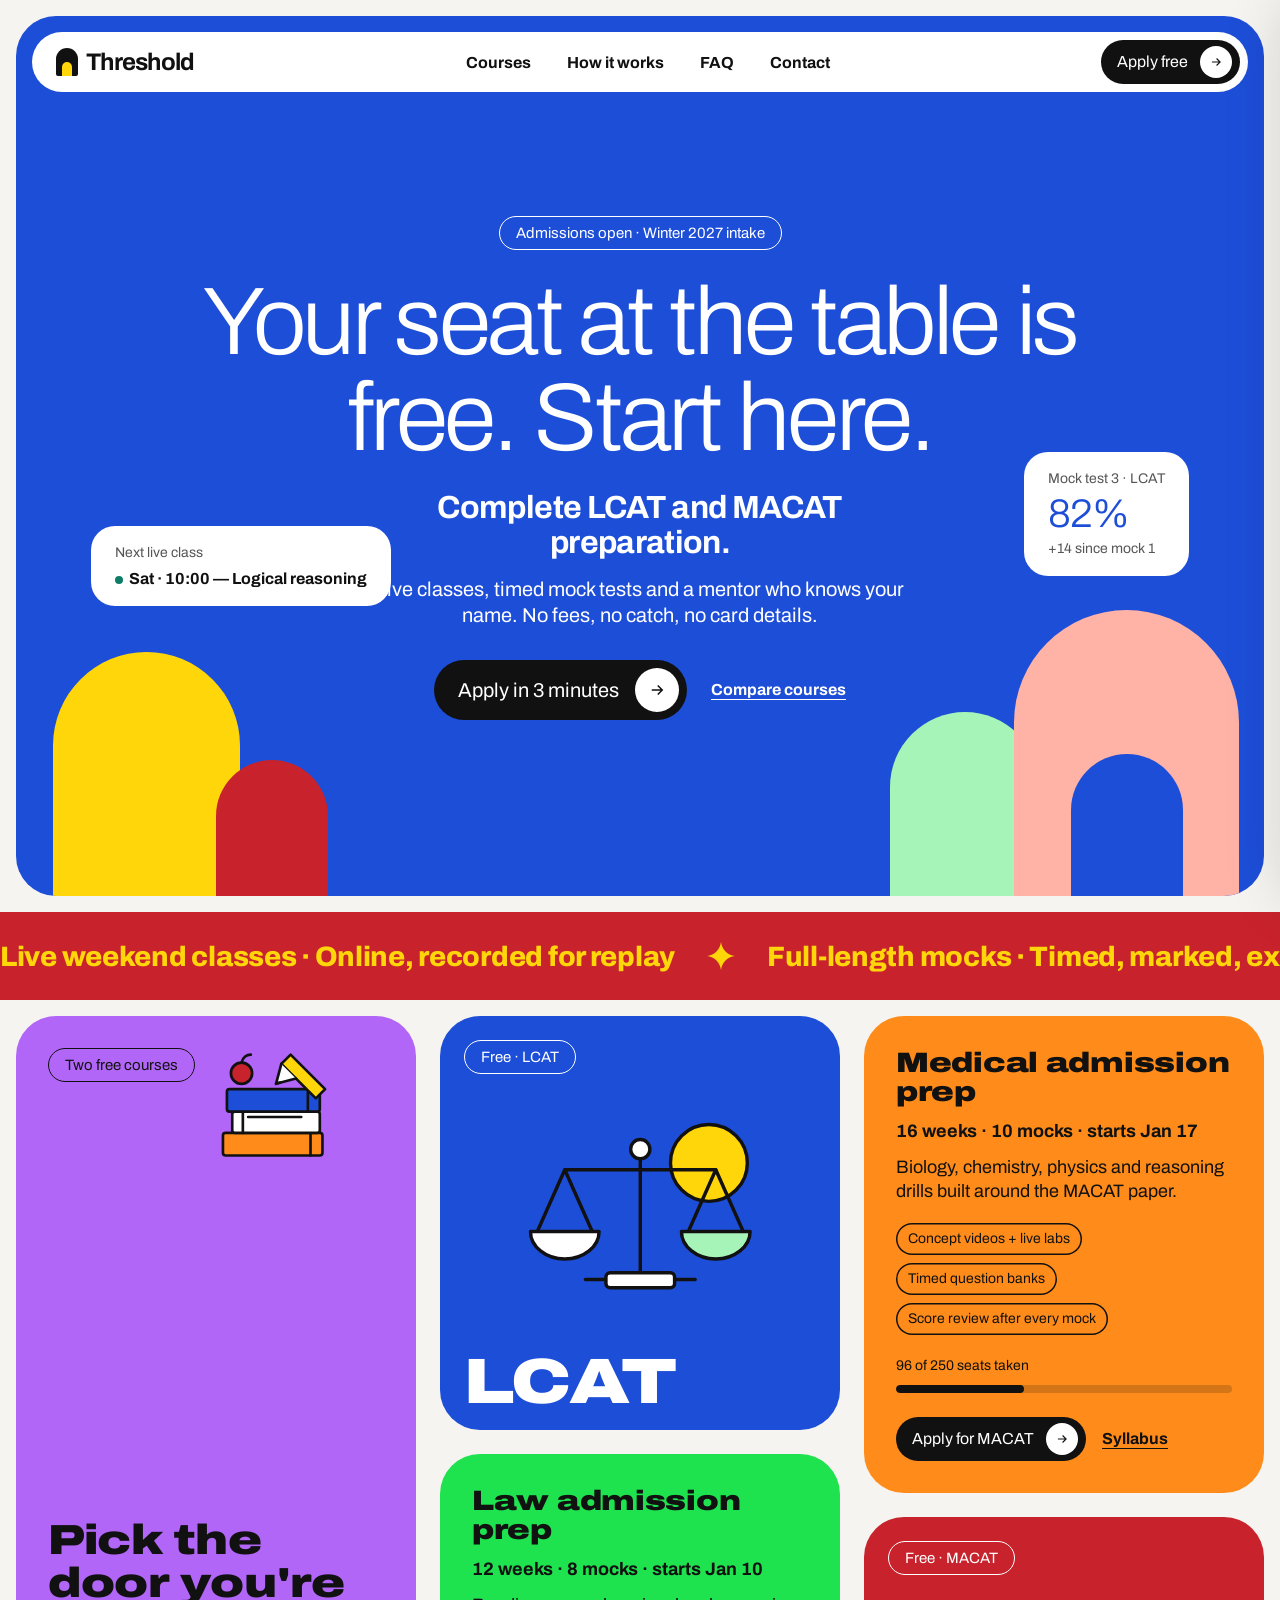
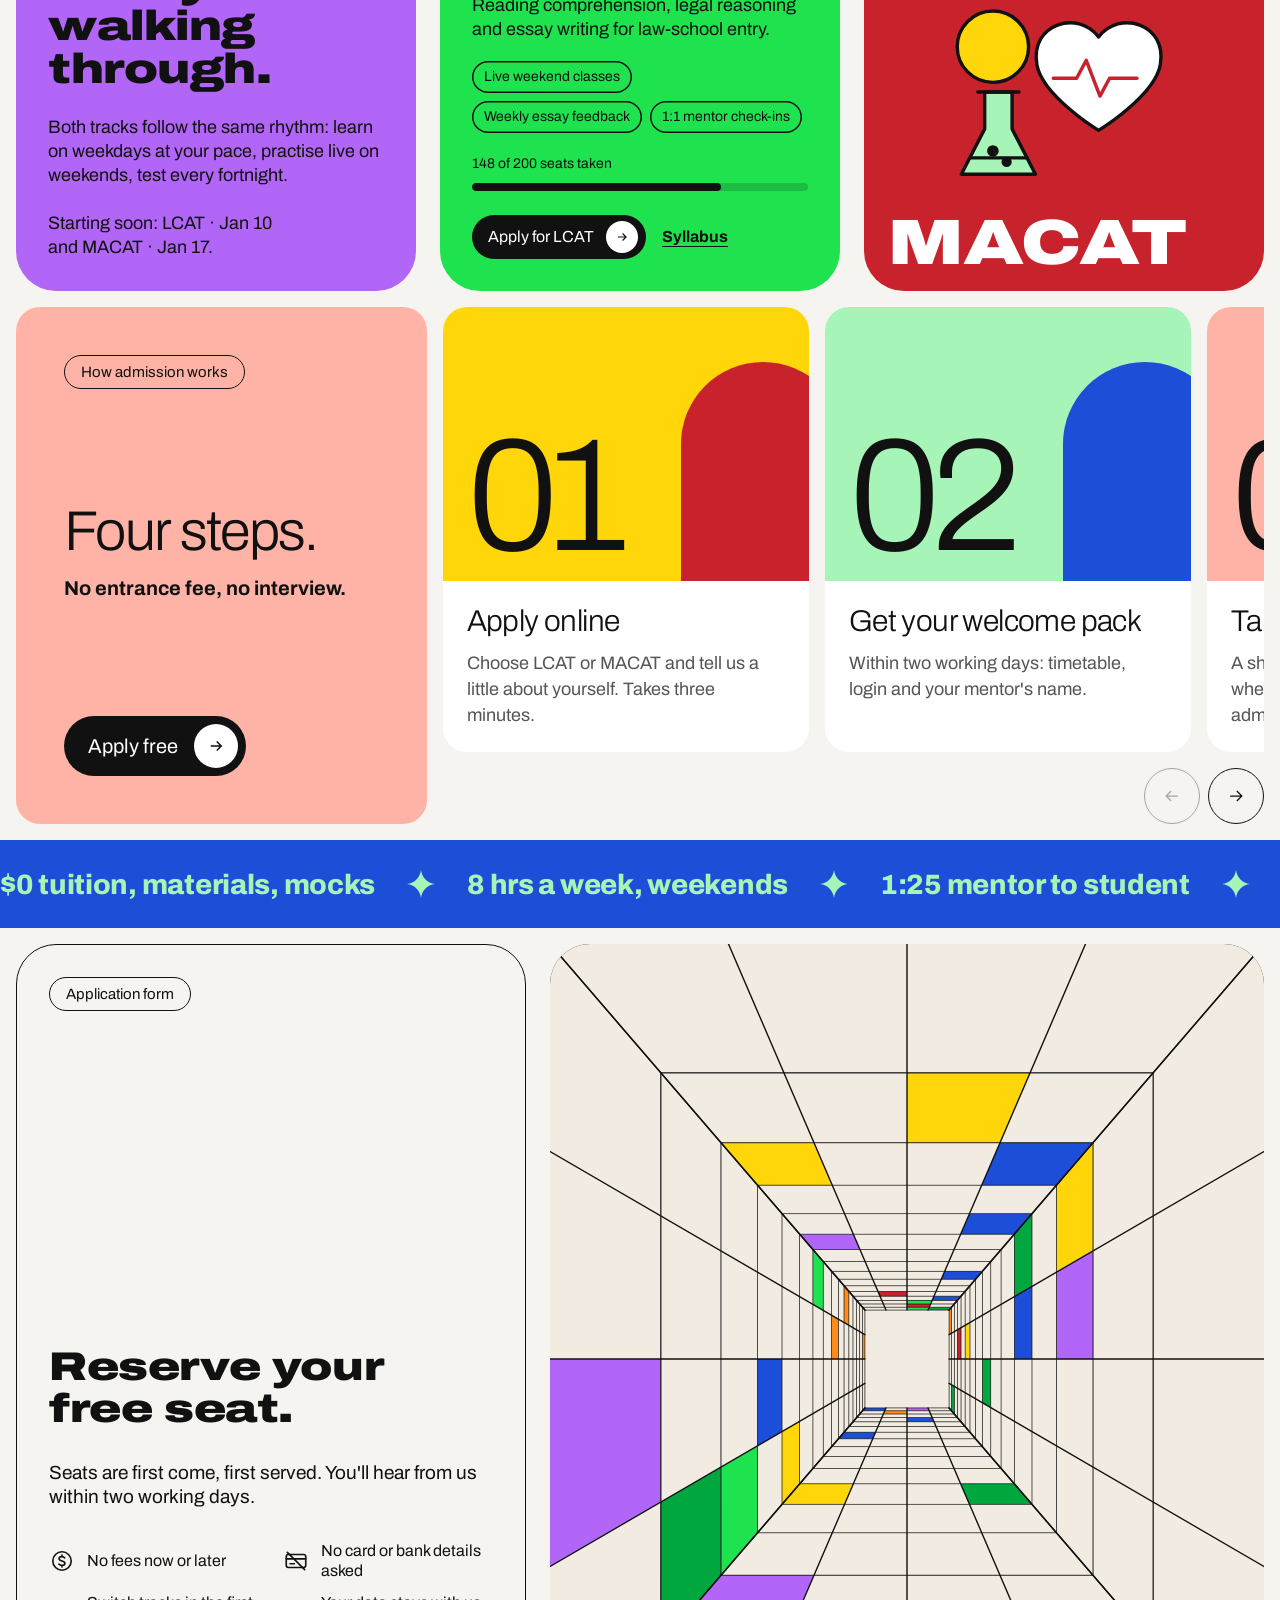
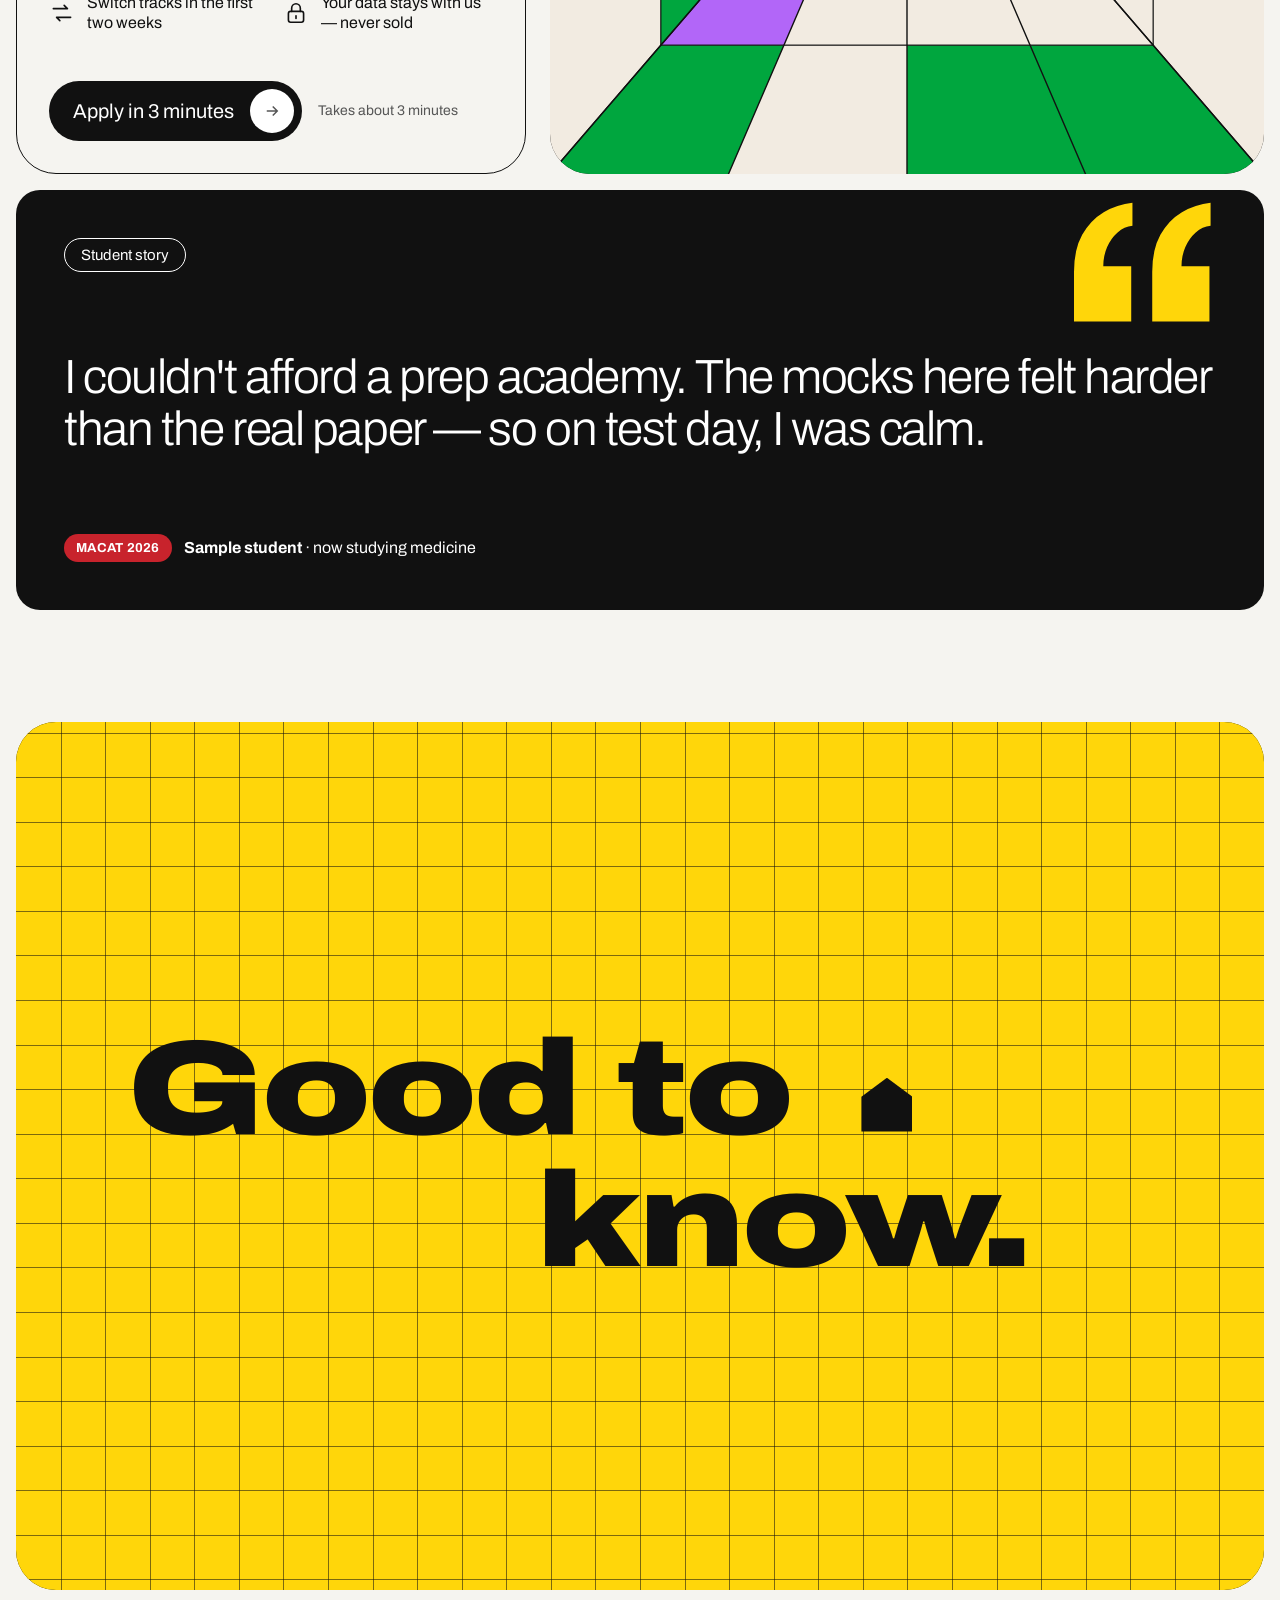
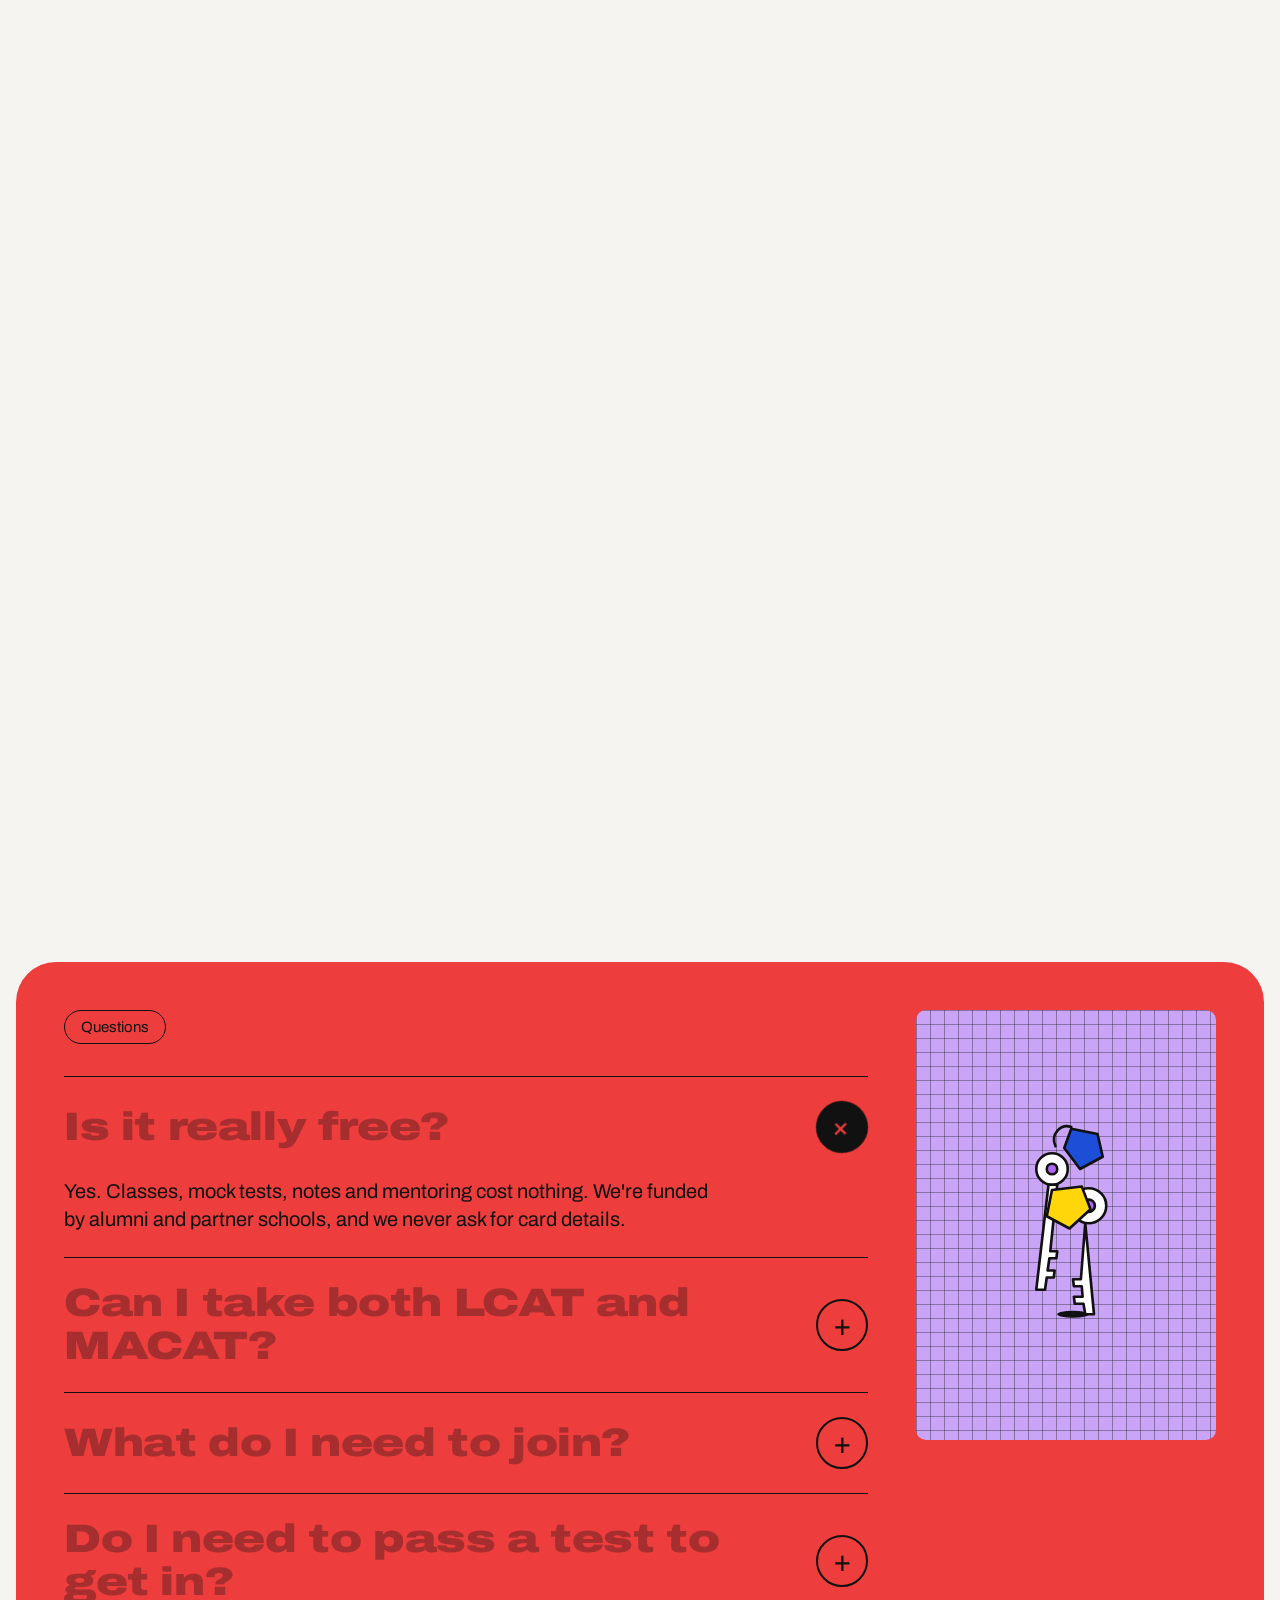
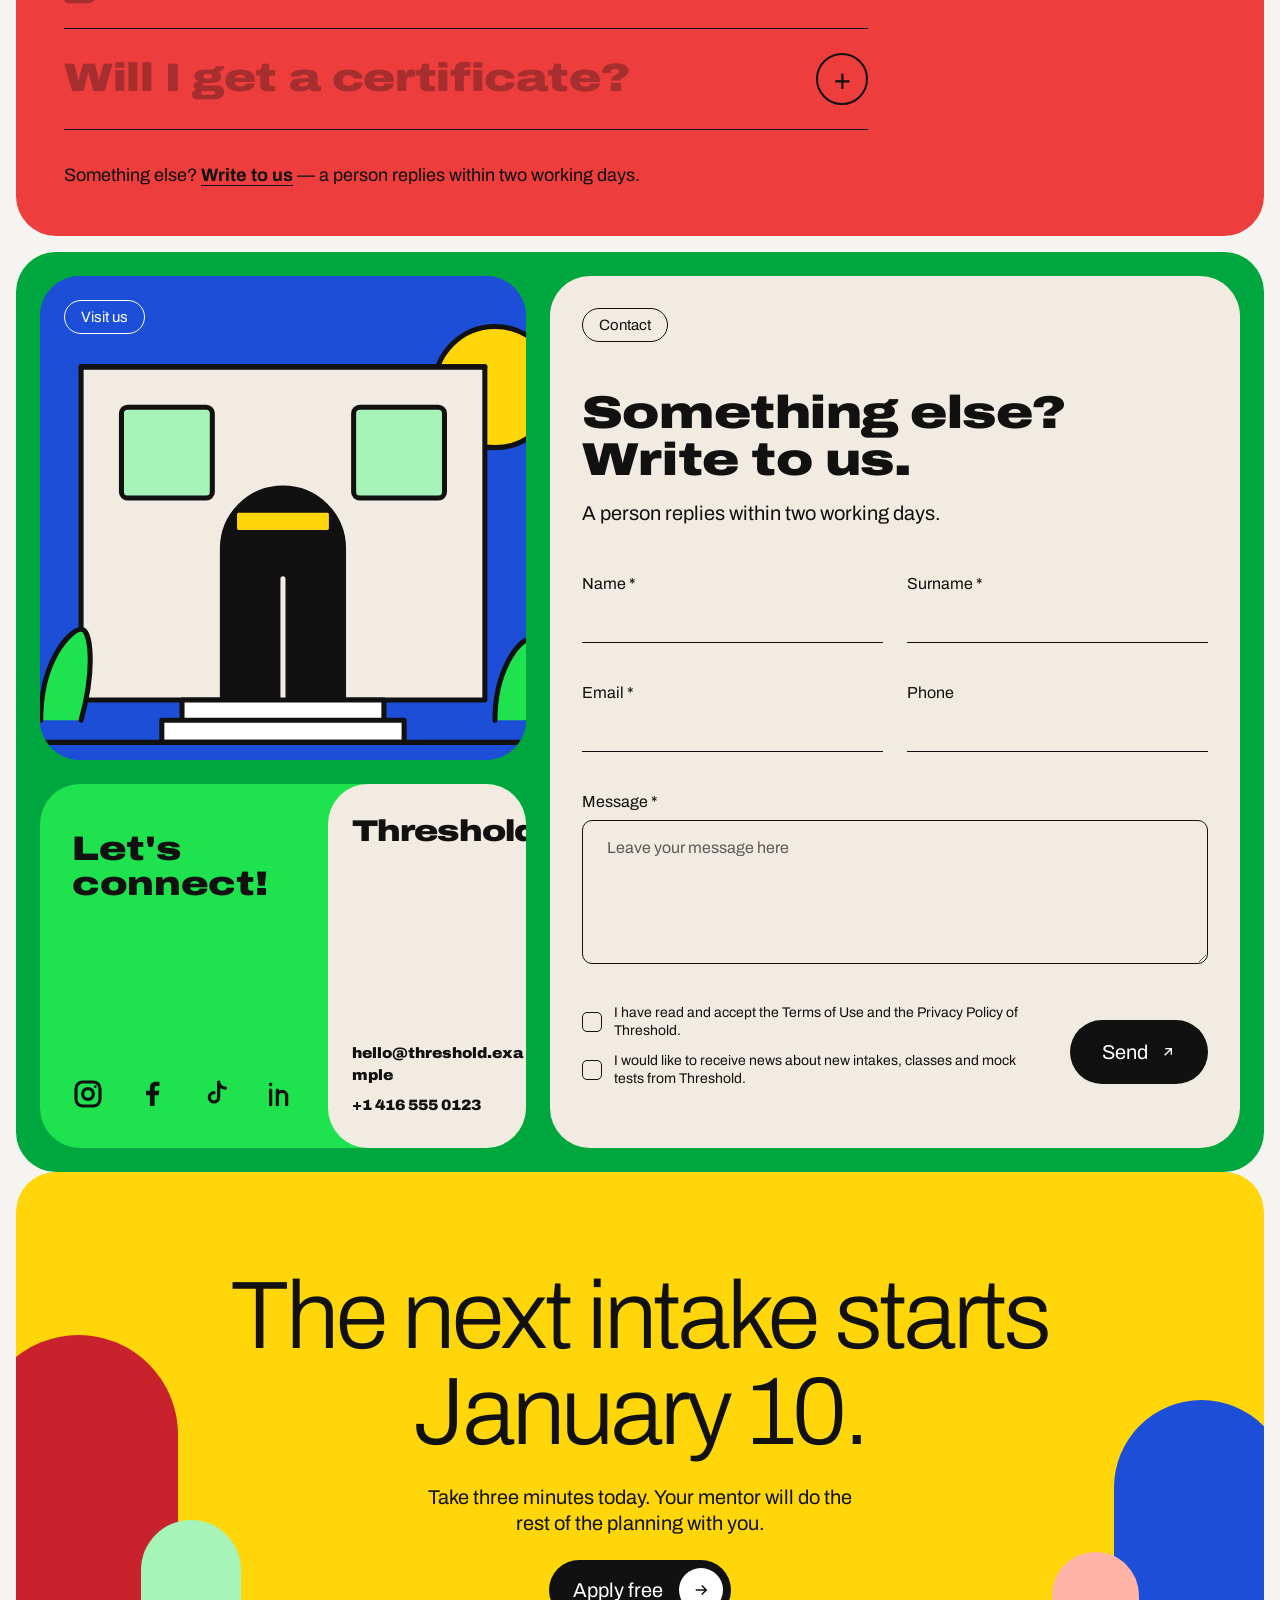
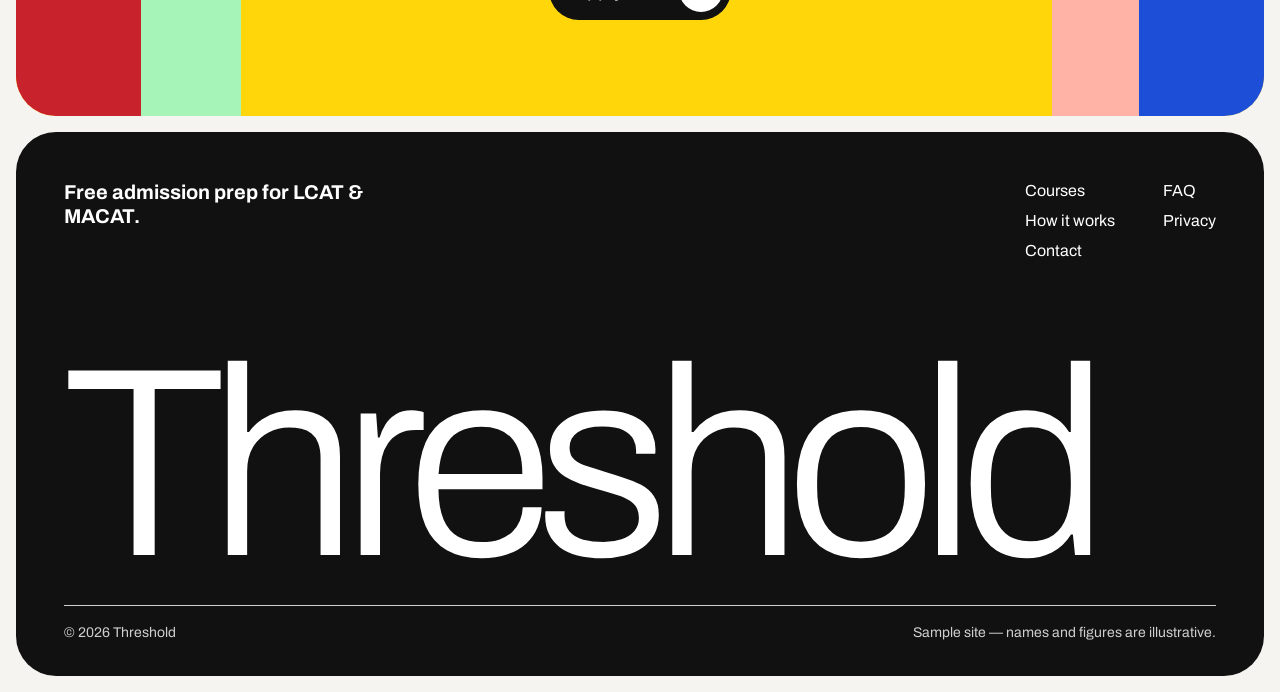
<file: index.html>
<!doctype html>
<html lang="en"><head><meta charset="utf-8"><meta name="viewport" content="width=device-width,initial-scale=1"><title>Threshold — Free LCAT & MACAT prep</title>
<meta name="description" content="Free LCAT and MACAT admission preparation: live classes, timed mock tests and a personal mentor. No fees.">
<meta name="theme-color" content="#1d4ed8">
<link rel="preconnect" href="https://fonts.googleapis.com">
<link rel="preconnect" href="https://fonts.gstatic.com" crossorigin>
<link rel="stylesheet" href="css/tokens.css">
<link rel="stylesheet" href="css/components.css">
<link rel="stylesheet" href="css/site.css">
<link rel="stylesheet" href="css/contact.css"></head>
<body class="th site">

<header class="nav"><div class="nav-bar">
  <a class="logo" href="#top"><span class="logo-mark" aria-hidden="true"></span>Threshold</a>
  <nav aria-label="Main"><ul class="nav-links"><li><a href="#courses">Courses</a></li><li><a href="#how">How it works</a></li><li><a href="#faq">FAQ</a></li><li><a href="#contact">Contact</a></li></ul></nav>
  <button class="th-btn th-btn--sm js-apply" type="button">Apply free <span class="th-btn__arrow"><svg viewBox="0 0 24 24" fill="none" stroke="currentColor" stroke-width="2" aria-hidden="true"><path d="M5 12h14M13 6l6 6-6 6"/></svg></span></button>
</div></header>

<main id="top">
  <section class="hero">
    <span class="th-label rv">Admissions open · Winter 2027 intake</span>
    <h1 class="rv">Your seat at the table is free. Start here.</h1>
    <p class="hero-lede rv">Complete LCAT and MACAT preparation.<span>Live classes, timed mock tests and a mentor who knows your name. No fees, no catch, no card details.</span></p>
    <div class="hero-cta rv"><button class="th-btn js-apply" type="button">Apply in 3 minutes <span class="th-btn__arrow"><svg viewBox="0 0 24 24" fill="none" stroke="currentColor" stroke-width="2" aria-hidden="true"><path d="M5 12h14M13 6l6 6-6 6"/></svg></span></button><a class="th-link" href="#courses">Compare courses</a></div>
    <div class="hero-chip chip-1"><small>Next live class</small><b><span class="live"></span>Sat · 10:00 — Logical reasoning</b></div>
    <div class="hero-chip chip-2"><small>Mock test 3 · LCAT</small><b>82%</b><small>+14 since mock 1</small></div>
    <div class="hero-art" aria-hidden="true"><i class="a1" data-par="0.10"></i><i class="a2" data-par="0.18"></i><i class="a3" data-par="0.14"></i><i class="a4" data-par="0.08"></i><i class="a5" data-par="0.2"></i></div>
  </section>

  <section class="th-marquee th-marquee--tomato" aria-label="Live weekend classes, online and recorded for replay. Full-length mocks, timed, marked and explained. Personal mentor with check-ins every two weeks. Certificate on completing the course."><div class="th-marquee__track" aria-hidden="true"><span class="th-marquee__item">Live weekend classes · Online, recorded for replay <svg viewBox="0 0 24 24" aria-hidden="true"><path fill="currentColor" d="M12 0c.9 6.6 5.4 11.1 12 12-6.6.9-11.1 5.4-12 12-.9-6.6-5.4-11.1-12-12C6.6 11.1 11.1 6.6 12 0z"/></svg></span><span class="th-marquee__item">Full-length mocks · Timed, marked, explained <svg viewBox="0 0 24 24" aria-hidden="true"><path fill="currentColor" d="M12 0c.9 6.6 5.4 11.1 12 12-6.6.9-11.1 5.4-12 12-.9-6.6-5.4-11.1-12-12C6.6 11.1 11.1 6.6 12 0z"/></svg></span><span class="th-marquee__item">Personal mentor · Check-ins every two weeks <svg viewBox="0 0 24 24" aria-hidden="true"><path fill="currentColor" d="M12 0c.9 6.6 5.4 11.1 12 12-6.6.9-11.1 5.4-12 12-.9-6.6-5.4-11.1-12-12C6.6 11.1 11.1 6.6 12 0z"/></svg></span><span class="th-marquee__item">Certificate · On completing the course <svg viewBox="0 0 24 24" aria-hidden="true"><path fill="currentColor" d="M12 0c.9 6.6 5.4 11.1 12 12-6.6.9-11.1 5.4-12 12-.9-6.6-5.4-11.1-12-12C6.6 11.1 11.1 6.6 12 0z"/></svg></span></div><div class="th-marquee__track" aria-hidden="true"><span class="th-marquee__item">Live weekend classes · Online, recorded for replay <svg viewBox="0 0 24 24" aria-hidden="true"><path fill="currentColor" d="M12 0c.9 6.6 5.4 11.1 12 12-6.6.9-11.1 5.4-12 12-.9-6.6-5.4-11.1-12-12C6.6 11.1 11.1 6.6 12 0z"/></svg></span><span class="th-marquee__item">Full-length mocks · Timed, marked, explained <svg viewBox="0 0 24 24" aria-hidden="true"><path fill="currentColor" d="M12 0c.9 6.6 5.4 11.1 12 12-6.6.9-11.1 5.4-12 12-.9-6.6-5.4-11.1-12-12C6.6 11.1 11.1 6.6 12 0z"/></svg></span><span class="th-marquee__item">Personal mentor · Check-ins every two weeks <svg viewBox="0 0 24 24" aria-hidden="true"><path fill="currentColor" d="M12 0c.9 6.6 5.4 11.1 12 12-6.6.9-11.1 5.4-12 12-.9-6.6-5.4-11.1-12-12C6.6 11.1 11.1 6.6 12 0z"/></svg></span><span class="th-marquee__item">Certificate · On completing the course <svg viewBox="0 0 24 24" aria-hidden="true"><path fill="currentColor" d="M12 0c.9 6.6 5.4 11.1 12 12-6.6.9-11.1 5.4-12 12-.9-6.6-5.4-11.1-12-12C6.6 11.1 11.1 6.6 12 0z"/></svg></span></div></section>

  <section class="courses pad gap" id="courses">
    <div class="c-col">
      <div class="c-card c-card--grape c-intro rv">
        <div class="c-intro__top"><span class="th-label">Two free courses</span><svg class="c-doodle" viewBox="0 0 200 180" aria-hidden="true" fill="none" stroke="#111" stroke-width="4" stroke-linejoin="round" stroke-linecap="round">
        <rect x="18" y="128" width="150" height="34" rx="4" fill="#ff8c1a"/><path d="M150 128v34" />
        <rect x="32" y="96" width="132" height="32" rx="4" fill="#ffffff"/><path d="M48 96v32M56 104h80"/>
        <rect x="24" y="62" width="140" height="34" rx="4" fill="#1d4ed8"/><path d="M146 62v34"/>
        <path d="M120 10l52 52-14 14-52-52z" fill="#ffd60a"/><path d="M106 24l-8 30 30-8" fill="#ffffff"/><path d="M98 54l6-2" />
        <circle cx="46" cy="38" r="16" fill="#c8232c"/><path d="M46 22c2-8 8-12 14-12" />
      </svg></div>
        <div class="c-intro__body">
          <h2 class="c-title c-title--xl">Pick the door you're walking through.</h2>
          <p class="c-desc">Both tracks follow the same rhythm: learn on weekdays at your pace, practise live on weekends, test every fortnight.</p>
          <p class="c-desc">Starting soon: LCAT · Jan 10<br>and MACAT · Jan 17.</p>
        </div>
      </div>
    </div>
    <div class="c-col">
      <div class="c-tile c-tile--lcat rv" role="img" aria-label="LCAT, law admission prep, free">
        <span class="th-label">Free · LCAT</span>
        <svg class="c-art" viewBox="0 0 400 300" aria-hidden="true" fill="none" stroke="#111" stroke-width="5" stroke-linejoin="round" stroke-linecap="round">
          <circle cx="300" cy="80" r="56" fill="#ffd60a"/>
          <path d="M200 60v190M120 250h160" /><rect x="150" y="240" width="100" height="22" rx="6" fill="#ffffff"/>
          <path d="M90 90h220" /><circle cx="200" cy="60" r="14" fill="#ffffff"/>
          <path d="M90 90l-40 90M90 90l40 90M310 90l-40 90M310 90l40 90"/>
          <path d="M40 180h100a50 40 0 0 1-100 0z" fill="#ffffff"/><path d="M260 180h100a50 40 0 0 1-100 0z" fill="#a6f4b8"/>
        </svg>
        <span class="c-tile__acronym" aria-hidden="true">LCAT</span>
      </div>
      <article class="c-card c-card--lime rv">
        <h3 class="c-title">Law admission prep</h3>
        <p class="c-sub">12 weeks · 8 mocks · starts Jan 10</p>
        <p class="c-desc">Reading comprehension, legal reasoning and essay writing for law-school entry.</p>
        <ul class="c-pills"><li>Live weekend classes</li><li>Weekly essay feedback</li><li>1:1 mentor check-ins</li></ul>
        <div class="c-seats"><span>148 of 200 seats taken</span><div class="c-seats__bar"><div style="width:74%"></div></div></div>
        <div class="c-foot"><button class="th-btn th-btn--sm js-apply" data-track="lcat" type="button">Apply for LCAT <span class="th-btn__arrow"><svg viewBox="0 0 24 24" fill="none" stroke="currentColor" stroke-width="2" aria-hidden="true"><path d="M5 12h14M13 6l6 6-6 6"/></svg></span></button><a class="c-link" href="#">Syllabus</a></div>
      </article>
    </div>
    <div class="c-col">
      <article class="c-card c-card--tangerine rv">
        <h3 class="c-title">Medical admission prep</h3>
        <p class="c-sub">16 weeks · 10 mocks · starts Jan 17</p>
        <p class="c-desc">Biology, chemistry, physics and reasoning drills built around the MACAT paper.</p>
        <ul class="c-pills"><li>Concept videos + live labs</li><li>Timed question banks</li><li>Score review after every mock</li></ul>
        <div class="c-seats"><span>96 of 250 seats taken</span><div class="c-seats__bar"><div style="width:38%"></div></div></div>
        <div class="c-foot"><button class="th-btn th-btn--sm js-apply" data-track="macat" type="button">Apply for MACAT <span class="th-btn__arrow"><svg viewBox="0 0 24 24" fill="none" stroke="currentColor" stroke-width="2" aria-hidden="true"><path d="M5 12h14M13 6l6 6-6 6"/></svg></span></button><a class="c-link" href="#">Syllabus</a></div>
      </article>
      <div class="c-tile c-tile--macat rv" role="img" aria-label="MACAT, medical admission prep, free">
        <span class="th-label">Free · MACAT</span>
        <svg class="c-art" viewBox="0 0 400 300" aria-hidden="true" fill="none" stroke="#111" stroke-width="5" stroke-linejoin="round" stroke-linecap="round">
          <circle cx="96" cy="84" r="52" fill="#ffd60a"/>
          <path d="M250 70c-30-40-100-20-90 40 8 46 90 96 90 96s82-50 90-96c10-60-60-80-90-40z" fill="#ffffff"/>
          <path d="M184 130h34l14-26 20 52 14-26h40" stroke="#c8232c"/>
          <path d="M84 150v54l-34 66h108l-34-66v-54z" fill="#a6f4b8"/><path d="M74 150h60"/><path d="M62 246h84"/>
          <circle cx="96" cy="236" r="6" fill="#111"/><circle cx="116" cy="252" r="5" fill="#111"/>
        </svg>
        <span class="c-tile__acronym" aria-hidden="true">MACAT</span>
      </div>
    </div>
  </section>

  <section class="split how pad gap" id="how">
    <div class="th-panel th-panel--blush rv">
      <span class="th-label">How admission works</span>
      <div style="display:grid;gap:16px"><h2 class="th-panel__title">Four steps.</h2><p class="th-panel__sub">No entrance fee, no interview.</p></div>
      <button class="th-btn js-apply" type="button" style="align-self:flex-start">Apply free <span class="th-btn__arrow"><svg viewBox="0 0 24 24" fill="none" stroke="currentColor" stroke-width="2" aria-hidden="true"><path d="M5 12h14M13 6l6 6-6 6"/></svg></span></button>
    </div>
    <div class="rail-wrap rv">
      <div class="rail" id="rail" tabindex="0" aria-label="Admission steps">
        <article class="step s1"><div class="step-media"><span>01</span><i></i></div><div class="step-body"><h3>Apply online</h3><p>Choose LCAT or MACAT and tell us a little about yourself. Takes three minutes.</p></div></article>
        <article class="step s2"><div class="step-media"><span>02</span><i></i></div><div class="step-body"><h3>Get your welcome pack</h3><p>Within two working days: timetable, login and your mentor's name.</p></div></article>
        <article class="step s3"><div class="step-media"><span>03</span><i></i></div><div class="step-body"><h3>Take the starter mock</h3><p>A short diagnostic so your mentor knows where to begin — it doesn't decide admission.</p></div></article>
        <article class="step s4"><div class="step-media"><span>04</span><i></i></div><div class="step-body"><h3>Join orientation</h3><p>Meet your cohort live on the first Saturday. Classes start the week after.</p></div></article>
      </div>
      <div class="rail-nav"><button class="th-arrowbtn" id="prev" type="button" aria-label="Previous step"><svg viewBox="0 0 24 24" fill="none" stroke="currentColor" stroke-width="1.5"><path d="M19 12H5M11 6l-6 6 6 6"/></svg></button><button class="th-arrowbtn" id="next" type="button" aria-label="Next step"><svg viewBox="0 0 24 24" fill="none" stroke="currentColor" stroke-width="1.5"><path d="M5 12h14M13 6l6 6-6 6"/></svg></button></div>
    </div>
  </section>

  <div class="gap"><section class="th-marquee th-marquee--cobalt" aria-label="$0 tuition, materials, mocks. 8 hrs a week, weekends. 1:25 mentor to student."><div class="th-marquee__track" aria-hidden="true"><span class="th-marquee__item">$0 tuition, materials, mocks <svg viewBox="0 0 24 24" aria-hidden="true"><path fill="currentColor" d="M12 0c.9 6.6 5.4 11.1 12 12-6.6.9-11.1 5.4-12 12-.9-6.6-5.4-11.1-12-12C6.6 11.1 11.1 6.6 12 0z"/></svg></span><span class="th-marquee__item">8 hrs a week, weekends <svg viewBox="0 0 24 24" aria-hidden="true"><path fill="currentColor" d="M12 0c.9 6.6 5.4 11.1 12 12-6.6.9-11.1 5.4-12 12-.9-6.6-5.4-11.1-12-12C6.6 11.1 11.1 6.6 12 0z"/></svg></span><span class="th-marquee__item">1:25 mentor to student <svg viewBox="0 0 24 24" aria-hidden="true"><path fill="currentColor" d="M12 0c.9 6.6 5.4 11.1 12 12-6.6.9-11.1 5.4-12 12-.9-6.6-5.4-11.1-12-12C6.6 11.1 11.1 6.6 12 0z"/></svg></span></div><div class="th-marquee__track" aria-hidden="true"><span class="th-marquee__item">$0 tuition, materials, mocks <svg viewBox="0 0 24 24" aria-hidden="true"><path fill="currentColor" d="M12 0c.9 6.6 5.4 11.1 12 12-6.6.9-11.1 5.4-12 12-.9-6.6-5.4-11.1-12-12C6.6 11.1 11.1 6.6 12 0z"/></svg></span><span class="th-marquee__item">8 hrs a week, weekends <svg viewBox="0 0 24 24" aria-hidden="true"><path fill="currentColor" d="M12 0c.9 6.6 5.4 11.1 12 12-6.6.9-11.1 5.4-12 12-.9-6.6-5.4-11.1-12-12C6.6 11.1 11.1 6.6 12 0z"/></svg></span><span class="th-marquee__item">1:25 mentor to student <svg viewBox="0 0 24 24" aria-hidden="true"><path fill="currentColor" d="M12 0c.9 6.6 5.4 11.1 12 12-6.6.9-11.1 5.4-12 12-.9-6.6-5.4-11.1-12-12C6.6 11.1 11.1 6.6 12 0z"/></svg></span></div></section></div>

  <section class="apply pad gap" id="apply">
    <div class="apply-card rv">
      <span class="th-label">Application form</span>
      <div class="apply-card__body">
        <h2 class="apply-card__title">Reserve your free seat.</h2>
        <p class="apply-card__desc">Seats are first come, first served. You'll hear from us within two working days.</p>
        <ul class="feat"><li><svg viewBox="0 0 24 24" aria-hidden="true"><circle cx="12" cy="12" r="8.5"/><path d="M14.5 9.2c-.6-.8-1.5-1.2-2.6-1.2-1.5 0-2.6.8-2.6 2s1.1 1.6 2.6 2 2.8.9 2.8 2.1-1.2 2-2.8 2c-1.2 0-2.2-.5-2.8-1.3M12 6.5V8m0 8v1.5"/></svg><span>No fees now or later</span></li><li><svg viewBox="0 0 24 24" aria-hidden="true"><rect x="3" y="6" width="18" height="12" rx="2"/><path d="M3 10h18M6.5 14.5h4M4 4l16 16"/></svg><span>No card or bank details asked</span></li><li><svg viewBox="0 0 24 24" aria-hidden="true"><path d="M4 8h13l-3-3M20 16H7l3 3"/></svg><span>Switch tracks in the first two weeks</span></li><li><svg viewBox="0 0 24 24" aria-hidden="true"><rect x="5" y="10.5" width="14" height="10" rx="2"/><path d="M8 10.5V7.5a4 4 0 0 1 8 0v3M12 14.5v2.5"/></svg><span>Your data stays with us — never sold</span></li></ul>
        <div class="apply-card__cta"><button class="th-btn js-apply" type="button">Apply in 3 minutes <span class="th-btn__arrow"><svg viewBox="0 0 24 24" fill="none" stroke="currentColor" stroke-width="2" aria-hidden="true"><path d="M5 12h14M13 6l6 6-6 6"/></svg></span></button><span>Takes about 3 minutes</span></div>
      </div>
    </div>
    <div class="tunnel rv" aria-hidden="true"><canvas id="tunnel"></canvas></div>
  </section>

  <section class="pad gap">
    <figure class="quote rv" style="margin:0">
      <span class="quote-mark" aria-hidden="true">“</span>
      <span class="th-label">Student story</span>
      <blockquote>I couldn't afford a prep academy. The mocks here felt harder than the real paper — so on test day, I was calm.</blockquote>
      <figcaption><span class="th-badge th-badge--macat">MACAT 2026</span><span><b>Sample student</b> · now studying medicine</span></figcaption>
    </figure>
  </section>

  <section class="gtk" id="faq" aria-labelledby="gtk-title">
    <div class="gtk-pin">
      <div class="gtk-sticky">
        <div class="gtk-stage">
          <canvas class="gtk-canvas" aria-hidden="true"></canvas>
          <h2 class="gtk-title" id="gtk-title"><span>Good to <i class="gtk-house" aria-hidden="true"></i></span><span>know.</span></h2>
          <div class="gtk-blobtext"><p class="gtk-blobtext__h">Something else?</p><p>Write to us — a person replies within two working days.</p></div>
          <div class="gtk-run" aria-hidden="true"><span>Is it really free? Can I take both LCAT and MACAT? What do I need to join? Do I need to pass a test to get in? Will I get a certificate?</span></div>
        </div>
      </div>
    </div>
    <div class="pad">
      <div class="gtk-card">
        <div class="gtk-card__main">
          <span class="th-label">Questions</span>
          <div class="gtk-faq"><details open><summary><span class="gtk-q">Is it really free?</span></summary><p>Yes. Classes, mock tests, notes and mentoring cost nothing. We're funded by alumni and partner schools, and we never ask for card details.</p></details><details><summary><span class="gtk-q">Can I take both LCAT and MACAT?</span></summary><p>One track per intake, so you get full mentor time. You can switch tracks in the first two weeks.</p></details><details><summary><span class="gtk-q">What do I need to join?</span></summary><p>A phone or laptop, a stable connection for live classes, and about eight hours a week.</p></details><details><summary><span class="gtk-q">Do I need to pass a test to get in?</span></summary><p>No. The starter mock only tells your mentor where to begin.</p></details><details><summary><span class="gtk-q">Will I get a certificate?</span></summary><p>Yes — complete 80% of classes and all mocks to receive one.</p></details></div>
          <p class="gtk-contact">Something else? <a href="#contact">Write to us</a> — a person replies within two working days.</p>
        </div>
        <div class="gtk-keys"><svg viewBox="0 0 240 320" aria-hidden="true" fill="none" stroke="#111" stroke-width="3" stroke-linejoin="round" stroke-linecap="round">
          <ellipse cx="128" cy="262" rx="18" ry="4" fill="#111" stroke="none"/>
          <path d="M108 70c-6-14 6-26 18-22" />
          <circle cx="104" cy="96" r="18" fill="#ffffff"/><circle cx="104" cy="96" r="6" fill="#b266f8"/>
          <path d="M100 114l-14 120h10l2-14h8l1-8h-8l2-14h8l1-8h-8l8-76z" fill="#ffffff"/>
          <path d="M126 50l30 6 6 26-26 14-18-24z" fill="#1d4ed8"/>
          <circle cx="146" cy="138" r="20" fill="#ffffff"/><circle cx="146" cy="138" r="7" fill="#b266f8"/>
          <path d="M142 158l10 104h-10l-2-12h-10l-1-8h10l-1-12h-9l-1-8h9z" fill="#ffffff"/>
          <path d="M104 120l34-4 10 26-24 22-26-14z" fill="#ffd60a"/>
        </svg></div>
      </div>
    </div>
  </section>

  <section class="pad gap" id="contact" aria-label="Contact">
    <div class="contact-sec rv">
  <div class="mid">
    <div class="photo" role="img" aria-label="Illustration of the Threshold front door">
      <svg viewBox="0 0 700 480" preserveAspectRatio="xMidYMax slice" aria-hidden="true" fill="none" stroke="#111" stroke-width="5" stroke-linejoin="round" stroke-linecap="round">
        <rect x="-10" y="-10" width="720" height="500" fill="#1d4ed8" stroke="none"/>
        <circle cx="560" cy="110" r="60" fill="#ffd60a"/>
        <rect x="150" y="90" width="400" height="330" fill="#f2ebe1"/>
        <path d="M150 90h400" /><rect x="190" y="130" width="90" height="90" rx="6" fill="#a6f4b8"/><rect x="420" y="130" width="90" height="90" rx="6" fill="#a6f4b8"/>
        <path d="M290 420V270a60 60 0 0 1 120 0v150z" fill="#111"/><path d="M350 420V300" stroke="#f2ebe1"/>
        <rect x="302" y="232" width="96" height="22" rx="4" fill="#ffd60a"/>
        <path d="M250 420h200v20H250zM230 440h240v22H230z" fill="#ffffff"/>
        <path d="M110 440c0-60 30-90 40-90s14 40 0 90M560 440c0-50 24-80 34-80s10 34 0 80" fill="#1fe24f"/>
        <path d="M-10 462h720" />
      </svg>
      <span class="th-label">Visit us</span>
    </div>
    <div class="connect">
      <div class="connect__main">
        <h2 class="heavy">Let's<br>connect!</h2>
        <div class="connect__social" aria-label="Social media">
          <a href="#" aria-label="Instagram"><svg viewBox="0 0 24 24" aria-hidden="true"><rect x="3" y="3" width="18" height="18" rx="5"/><circle cx="12" cy="12" r="4"/><circle cx="17.5" cy="6.5" r="1" class="fill"/></svg></a>
          <a href="#" aria-label="Facebook"><svg viewBox="0 0 24 24" aria-hidden="true"><path d="M14 21v-8h3l.5-3.5H14V7.6c0-1 .3-1.6 1.7-1.6h1.9V2.9A25 25 0 0 0 14.8 2.8C12.1 2.8 10.4 4.4 10.4 7.4v2.1H7.5V13h2.9v8z" class="fill"/></svg></a>
          <a href="#" aria-label="TikTok"><svg viewBox="0 0 24 24" aria-hidden="true"><path d="M14 3v11.5a3.5 3.5 0 1 1-3.5-3.5M14 3c.5 2.8 2.3 4.4 5 4.6"/></svg></a>
          <a href="#" aria-label="LinkedIn"><svg viewBox="0 0 24 24" aria-hidden="true"><path d="M5 9v11M5 4.5v.5M10 20v-6.5a3.5 3.5 0 0 1 7 0V20M10 9v11"/></svg></a>
        </div>
      </div>
      <div class="connect__card">
        <span class="heavy connect__logo">Threshold<span class="dot">.</span></span>
        <div class="connect__details">
          <!-- Placeholder contact details: replace with the academy's real email and phone. -->
          <a href="mailto:hello@threshold.example">hello@threshold.example</a>
          <a href="tel:+14165550123">+1 416 555 0123</a>
        </div>
      </div>
    </div>
  </div>
  <div class="formcard">
    <span class="th-label">Contact</span>
    <h2 class="heavy formcard__title">Something else?<br>Write to us.</h2>
    <p class="formcard__lede">A person replies within two working days.</p>
    <form id="contact-form" action="https://formspree.io/f/xaeezabw" method="POST" novalidate>
      <input type="hidden" name="_subject" value="New Threshold contact message">
      <input type="hidden" name="form" value="contact">
      <input type="text" name="_gotcha" tabindex="-1" autocomplete="off" aria-hidden="true" style="position:absolute;left:-9999px">
      <div class="grid2">
        <div class="uf"><label for="c-name">Name *</label><input id="c-name" name="name" required autocomplete="given-name"><span class="uf__err" aria-live="polite"></span></div>
        <div class="uf"><label for="c-surname">Surname *</label><input id="c-surname" name="surname" required autocomplete="family-name"><span class="uf__err" aria-live="polite"></span></div>
        <div class="uf"><label for="c-email">Email *</label><input id="c-email" name="email" type="email" required autocomplete="email"><span class="uf__err" aria-live="polite"></span></div>
        <div class="uf"><label for="c-phone">Phone</label><input id="c-phone" name="phone" type="tel" autocomplete="tel"><span class="uf__err"></span></div>
      </div>
      <div class="uf uf--box"><label for="c-msg">Message *</label><textarea id="c-msg" name="message" rows="5" required placeholder="Leave your message here"></textarea><span class="uf__err" aria-live="polite"></span></div>
      <div class="formcard__foot">
        <div class="checks">
          <label class="chk"><input type="checkbox" name="privacy" value="accepted" id="c-privacy"><span>I have read and accept the Terms of Use and the Privacy Policy of Threshold.</span></label>
          <label class="chk"><input type="checkbox" name="updates" value="yes"><span>I would like to receive news about new intakes, classes and mock tests from Threshold.</span></label>
          <span class="uf__err" id="c-privacy-err" aria-live="polite"></span>
        </div>
        <button class="send" type="submit"><span class="send__label">Send</span><svg viewBox="0 0 24 24" aria-hidden="true"><path d="M7 17 17 7M8 7h9v9"/></svg></button>
      </div>
      <div class="th-notice th-notice--success hidden" id="c-ok" role="status"><span class="th-notice__mark" aria-hidden="true">✓</span><div><strong>Message sent</strong><span class="th-muted"> Thanks — a person will reply within two working days.</span></div></div>
      <div class="th-notice th-notice--danger hidden" id="c-fail" role="alert"><span class="th-notice__mark" aria-hidden="true">!</span><div><strong>We couldn’t send your message</strong><span class="th-muted"> Check your connection and try again. Nothing was lost.</span></div></div>
    </form>
  </div>
    </div>
  </section>

  <div class="pad" id="intake">
    <section class="closing rv">
      <i class="c1"></i><i class="c2"></i><i class="c3"></i><i class="c4"></i>
      <h2>The next intake starts January 10.</h2>
      <p>Take three minutes today. Your mentor will do the rest of the planning with you.</p>
      <button class="th-btn js-apply" type="button">Apply free <span class="th-btn__arrow"><svg viewBox="0 0 24 24" fill="none" stroke="currentColor" stroke-width="2" aria-hidden="true"><path d="M5 12h14M13 6l6 6-6 6"/></svg></span></button>
    </section>
  </div>
</main>

<footer class="foot">
  <div class="foot-top">
    <p>Free admission prep for LCAT &amp; MACAT.</p>
    <ul class="foot-links"><li><a href="#courses">Courses</a></li><li><a href="#faq">FAQ</a></li><li><a href="#how">How it works</a></li><li><a href="#">Privacy</a></li><li><a href="#contact">Contact</a></li></ul>
  </div>
  <div class="wordmark" aria-hidden="true">Threshold</div>
  <div class="foot-bottom"><span>© 2026 Threshold</span><span>Sample site — names and figures are illustrative.</span></div>
</footer>

<div class="scrim" id="scrim"></div>
<aside class="drawer" id="drawer" role="dialog" aria-modal="true" aria-labelledby="dtitle" aria-hidden="true">
  <div class="th-arrowshead"><svg viewBox="0 0 72 32" fill="none" stroke="currentColor" stroke-width="1.5" aria-hidden="true"><path d="M0 16h70M56 2l14 14-14 14"/></svg><h2 id="dtitle">Reserve your free seat.</h2><svg viewBox="0 0 72 32" fill="none" stroke="currentColor" stroke-width="1.5" aria-hidden="true"><path d="M72 16H2M16 2 2 16l14 14"/></svg></div>
  <button class="th-arrowbtn drawer-close" id="close" type="button" aria-label="Close application"><svg viewBox="0 0 24 24" fill="none" stroke="currentColor" stroke-width="1.5"><path d="M6 6l12 12M18 6 6 18"/></svg></button>
  <form id="form" action="https://formspree.io/f/xaeezabw" method="POST" novalidate>
    <input type="hidden" name="_subject" value="New Threshold application">
    <input type="text" name="_gotcha" tabindex="-1" autocomplete="off" aria-hidden="true" style="position:absolute;left:-9999px">
    <ol class="th-steps" aria-label="Application progress">
      <li class="th-step is-done"><div class="th-step__bar"></div><span class="th-step__label">Track</span></li>
      <li class="th-step is-current" aria-current="step"><div class="th-step__bar"></div><span class="th-step__label">Details</span></li>
      <li class="th-step"><div class="th-step__bar"></div><span class="th-step__label">Confirm</span></li>
    </ol>
    <fieldset class="th-choice">
      <legend class="th-field__label" style="grid-column:1/-1;margin-bottom:12px">Which course?</legend>
      <label><input type="radio" name="track" value="lcat" checked><strong>LCAT</strong><span>Law · 12 weeks · Jan 10</span></label>
      <label><input type="radio" name="track" value="macat"><strong>MACAT</strong><span>Medical · 16 weeks · Jan 17</span></label>
    </fieldset>
    <div class="row2">
      <div class="th-field"><label class="th-field__label" for="fn">Full name</label><input class="th-input" id="fn" name="name" required autocomplete="name" placeholder="As on your ID"><span class="th-field__help" data-help="Used on your certificate.">Used on your certificate.</span></div>
      <div class="th-field"><label class="th-field__label" for="em">Email</label><input class="th-input" id="em" name="email" type="email" required autocomplete="email" placeholder="you@example.com"><span class="th-field__help" data-help="Your welcome pack goes here.">Your welcome pack goes here.</span></div>
    </div>
    <div class="row2">
      <div class="th-field"><label class="th-field__label" for="ph">Phone <small>(optional)</small></label><input class="th-input" id="ph" name="phone" type="tel" autocomplete="tel" placeholder="+1 416 555 0123"><span class="th-field__help">Class reminders only.</span></div>
      <div class="th-field"><label class="th-field__label" for="lv">Current level</label><select class="th-input" id="lv" name="level"><option>Final year of high school</option><option>Gap year</option><option>Undergraduate</option><option>Repeating the test</option></select><span class="th-field__help">Helps us place you.</span></div>
    </div>
    <div class="th-field"><label class="th-field__label" for="why">Why this course? <small>(optional)</small></label><textarea class="th-input" id="why" name="why" rows="3" placeholder="A sentence or two is plenty."></textarea></div>
    <label class="consent"><input type="checkbox" name="reminders" value="yes" checked> Send me class reminders and my mock-test results by email.</label>
    <div class="th-notice th-notice--success hidden" id="ok" role="status"><span class="th-notice__mark" aria-hidden="true">✓</span><div><strong>Application received</strong><span class="th-muted" id="okmsg">We've emailed your welcome pack.</span></div></div>
    <div class="th-notice th-notice--danger hidden" id="fail" role="alert"><span class="th-notice__mark" aria-hidden="true">!</span><div><strong>We couldn’t send your application</strong><span class="th-muted"> Check your connection and try again. Nothing was lost.</span></div></div>
    <div class="form-foot"><small>Takes about 3 minutes</small><button class="th-btn" type="submit">Submit application <span class="th-btn__arrow"><svg viewBox="0 0 24 24" fill="none" stroke="currentColor" stroke-width="2" aria-hidden="true"><path d="M5 12h14M13 6l6 6-6 6"/></svg></span></button></div>
  </form>
</aside>

<script src="js/site.js"></script>
<script src="js/tunnel.js"></script>
<script src="js/goodtoknow.js"></script>
<script src="js/contact.js"></script>
</body></html>
</file>
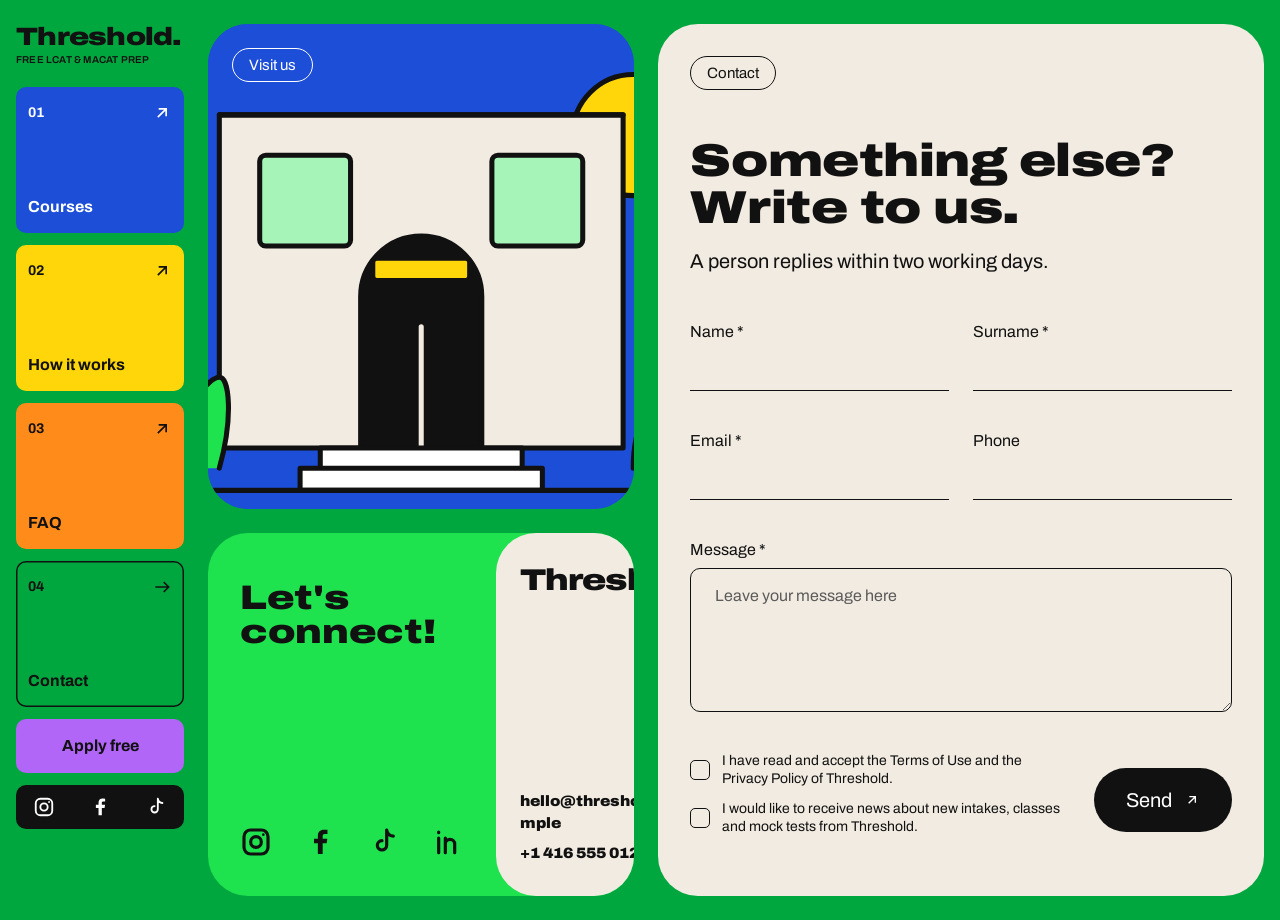
<file: contact.html>
<!doctype html>
<html lang="en"><head><meta charset="utf-8"><meta name="viewport" content="width=device-width,initial-scale=1"><title>Contact — Threshold</title>
<meta name="description" content="Questions about the free LCAT and MACAT courses? Write to Threshold — a person replies within two working days.">
<meta name="theme-color" content="#00a63e">
<link rel="preconnect" href="https://fonts.googleapis.com">
<link rel="preconnect" href="https://fonts.gstatic.com" crossorigin>
<link rel="stylesheet" href="css/tokens.css">
<link rel="stylesheet" href="css/components.css">
<link rel="stylesheet" href="css/contact.css"></head>
<body class="th contact-page">
<div class="shell">

  <aside class="side">
    <a class="side-logo" href="index.html"><span class="side-logo__name">Threshold<span class="dot">.</span></span><span class="side-logo__tag">Free LCAT &amp; MACAT prep</span></a>
    <nav class="side-nav" aria-label="Main">
      <a class="tile tile--blue" href="index.html#courses"><span class="tile__top"><span>01</span><svg viewBox="0 0 24 24" aria-hidden="true"><path d="M7 17 17 7M8 7h9v9"/></svg></span><span class="tile__label">Courses</span></a>
      <a class="tile tile--yellow" href="index.html#how"><span class="tile__top"><span>02</span><svg viewBox="0 0 24 24" aria-hidden="true"><path d="M7 17 17 7M8 7h9v9"/></svg></span><span class="tile__label">How it works</span></a>
      <a class="tile tile--orange" href="index.html#faq"><span class="tile__top"><span>03</span><svg viewBox="0 0 24 24" aria-hidden="true"><path d="M7 17 17 7M8 7h9v9"/></svg></span><span class="tile__label">FAQ</span></a>
      <a class="tile tile--current" href="contact.html" aria-current="page"><span class="tile__top"><span>04</span><svg viewBox="0 0 24 24" aria-hidden="true"><path d="M4 12h16M14 6l6 6-6 6"/></svg></span><span class="tile__label">Contact</span></a>
    </nav>
    <a class="side-cta" href="index.html#apply">Apply free</a>
    <div class="side-social" aria-label="Social media">
      <a href="#" aria-label="Instagram"><svg viewBox="0 0 24 24" aria-hidden="true"><rect x="3" y="3" width="18" height="18" rx="5"/><circle cx="12" cy="12" r="4"/><circle cx="17.5" cy="6.5" r="1" class="fill"/></svg></a>
      <a href="#" aria-label="Facebook"><svg viewBox="0 0 24 24" aria-hidden="true"><path d="M14 21v-8h3l.5-3.5H14V7.6c0-1 .3-1.6 1.7-1.6h1.9V2.9A25 25 0 0 0 14.8 2.8C12.1 2.8 10.4 4.4 10.4 7.4v2.1H7.5V13h2.9v8z" class="fill"/></svg></a>
      <a href="#" aria-label="TikTok"><svg viewBox="0 0 24 24" aria-hidden="true"><path d="M14 3v11.5a3.5 3.5 0 1 1-3.5-3.5M14 3c.5 2.8 2.3 4.4 5 4.6"/></svg></a>
    </div>
  </aside>

  <section class="mid">
    <div class="photo" role="img" aria-label="Illustration of the Threshold front door">
      <svg viewBox="0 0 700 480" preserveAspectRatio="xMidYMax slice" aria-hidden="true" fill="none" stroke="#111" stroke-width="5" stroke-linejoin="round" stroke-linecap="round">
        <rect x="-10" y="-10" width="720" height="500" fill="#1d4ed8" stroke="none"/>
        <circle cx="560" cy="110" r="60" fill="#ffd60a"/>
        <rect x="150" y="90" width="400" height="330" fill="#f2ebe1"/>
        <path d="M150 90h400" /><rect x="190" y="130" width="90" height="90" rx="6" fill="#a6f4b8"/><rect x="420" y="130" width="90" height="90" rx="6" fill="#a6f4b8"/>
        <path d="M290 420V270a60 60 0 0 1 120 0v150z" fill="#111"/><path d="M350 420V300" stroke="#f2ebe1"/>
        <rect x="302" y="232" width="96" height="22" rx="4" fill="#ffd60a"/>
        <path d="M250 420h200v20H250zM230 440h240v22H230z" fill="#ffffff"/>
        <path d="M110 440c0-60 30-90 40-90s14 40 0 90M560 440c0-50 24-80 34-80s10 34 0 80" fill="#1fe24f"/>
        <path d="M-10 462h720" />
      </svg>
      <span class="th-label">Visit us</span>
    </div>
    <div class="connect">
      <div class="connect__main">
        <h2 class="heavy">Let's<br>connect!</h2>
        <div class="connect__social" aria-label="Social media">
          <a href="#" aria-label="Instagram"><svg viewBox="0 0 24 24" aria-hidden="true"><rect x="3" y="3" width="18" height="18" rx="5"/><circle cx="12" cy="12" r="4"/><circle cx="17.5" cy="6.5" r="1" class="fill"/></svg></a>
          <a href="#" aria-label="Facebook"><svg viewBox="0 0 24 24" aria-hidden="true"><path d="M14 21v-8h3l.5-3.5H14V7.6c0-1 .3-1.6 1.7-1.6h1.9V2.9A25 25 0 0 0 14.8 2.8C12.1 2.8 10.4 4.4 10.4 7.4v2.1H7.5V13h2.9v8z" class="fill"/></svg></a>
          <a href="#" aria-label="TikTok"><svg viewBox="0 0 24 24" aria-hidden="true"><path d="M14 3v11.5a3.5 3.5 0 1 1-3.5-3.5M14 3c.5 2.8 2.3 4.4 5 4.6"/></svg></a>
          <a href="#" aria-label="LinkedIn"><svg viewBox="0 0 24 24" aria-hidden="true"><path d="M5 9v11M5 4.5v.5M10 20v-6.5a3.5 3.5 0 0 1 7 0V20M10 9v11"/></svg></a>
        </div>
      </div>
      <div class="connect__card">
        <span class="heavy connect__logo">Threshold<span class="dot">.</span></span>
        <div class="connect__details">
          <!-- Placeholder contact details: replace with the academy's real email and phone. -->
          <a href="mailto:hello@threshold.example">hello@threshold.example</a>
          <a href="tel:+14165550123">+1 416 555 0123</a>
        </div>
      </div>
    </div>
  </section>

  <section class="formcard">
    <span class="th-label">Contact</span>
    <h1 class="heavy formcard__title">Something else?<br>Write to us.</h1>
    <p class="formcard__lede">A person replies within two working days.</p>
    <form id="contact-form" action="https://formspree.io/f/xaeezabw" method="POST" novalidate>
      <input type="hidden" name="_subject" value="New Threshold contact message">
      <input type="hidden" name="form" value="contact">
      <input type="text" name="_gotcha" tabindex="-1" autocomplete="off" aria-hidden="true" style="position:absolute;left:-9999px">
      <div class="grid2">
        <div class="uf"><label for="c-name">Name *</label><input id="c-name" name="name" required autocomplete="given-name"><span class="uf__err" aria-live="polite"></span></div>
        <div class="uf"><label for="c-surname">Surname *</label><input id="c-surname" name="surname" required autocomplete="family-name"><span class="uf__err" aria-live="polite"></span></div>
        <div class="uf"><label for="c-email">Email *</label><input id="c-email" name="email" type="email" required autocomplete="email"><span class="uf__err" aria-live="polite"></span></div>
        <div class="uf"><label for="c-phone">Phone</label><input id="c-phone" name="phone" type="tel" autocomplete="tel"><span class="uf__err"></span></div>
      </div>
      <div class="uf uf--box"><label for="c-msg">Message *</label><textarea id="c-msg" name="message" rows="5" required placeholder="Leave your message here"></textarea><span class="uf__err" aria-live="polite"></span></div>
      <div class="formcard__foot">
        <div class="checks">
          <label class="chk"><input type="checkbox" name="privacy" value="accepted" id="c-privacy"><span>I have read and accept the Terms of Use and the Privacy Policy of Threshold.</span></label>
          <label class="chk"><input type="checkbox" name="updates" value="yes"><span>I would like to receive news about new intakes, classes and mock tests from Threshold.</span></label>
          <span class="uf__err" id="c-privacy-err" aria-live="polite"></span>
        </div>
        <button class="send" type="submit"><span class="send__label">Send</span><svg viewBox="0 0 24 24" aria-hidden="true"><path d="M7 17 17 7M8 7h9v9"/></svg></button>
      </div>
      <div class="th-notice th-notice--success hidden" id="c-ok" role="status"><span class="th-notice__mark" aria-hidden="true">✓</span><div><strong>Message sent</strong><span class="th-muted"> Thanks — a person will reply within two working days.</span></div></div>
      <div class="th-notice th-notice--danger hidden" id="c-fail" role="alert"><span class="th-notice__mark" aria-hidden="true">!</span><div><strong>We couldn’t send your message</strong><span class="th-muted"> Check your connection and try again. Nothing was lost.</span></div></div>
    </form>
  </section>

</div>
<script src="js/contact.js"></script>
</body></html>
</file>
<file: css/tokens.css>
/* Threshold design tokens (generated from the design system's tokens.json). */
:root, [data-theme="light"] {
  --surface-0: #ffffff;
  --surface-100: #f5f4f0;
  --surface-200: #e9e8e3;
  --ink: #111111;
  --ink-muted: #565656;
  --line: #d9d8d2;
  --line-strong: #7a7a7a;
  --action: #111111;
  --on-action: #ffffff;
  --sun: #ffd60a;
  --blush: #ffb3a7;
  --mint: #a6f4b8;
  --on-bright: #111111;
  --grape: #b266f8;
  --lime: #1fe24f;
  --tangerine: #ff8c1a;
  --meadow: #00a63e;
  --paper: #f2ebe1;
  --poppy: #ee3d3d;
  --grape-soft: #c9a4f7;
  --tomato: #c8232c;
  --cobalt: #1d4ed8;
  --lcat: var(--cobalt);
  --on-lcat: #ffffff;
  --macat: var(--tomato);
  --on-macat: #ffffff;
  --success: #0e7c66;
  --danger: #b3261e;
  --focus-ring: #111111;
  --shadow-drawer: -24px 0 64px rgba(17,17,17,0.18);
}
@media (prefers-color-scheme: dark) {
  :root:not([data-theme="light"]) {
  --surface-0: #1a1a1a;
  --surface-100: #111111;
  --surface-200: #262626;
  --ink: #f5f4f0;
  --ink-muted: #b0b0b0;
  --line: #333333;
  --line-strong: #8a8a8a;
  --action: #f5f4f0;
  --on-action: #111111;
  --sun: #ffd60a;
  --blush: #ffb3a7;
  --mint: #a6f4b8;
  --on-bright: #111111;
  --grape: #b266f8;
  --lime: #1fe24f;
  --tangerine: #ff8c1a;
  --meadow: #00a63e;
  --paper: #f2ebe1;
  --poppy: #ee3d3d;
  --grape-soft: #c9a4f7;
  --tomato: #c8232c;
  --cobalt: #1d4ed8;
  --lcat: #8ab0ff;
  --on-lcat: #111111;
  --macat: #ff7b72;
  --on-macat: #111111;
  --success: #5fd3b8;
  --danger: #ff8a7a;
  --focus-ring: #ffd60a;
  --shadow-drawer: -24px 0 64px rgba(0,0,0,0.6);
  }
}
[data-theme="dark"] {
  --surface-0: #1a1a1a;
  --surface-100: #111111;
  --surface-200: #262626;
  --ink: #f5f4f0;
  --ink-muted: #b0b0b0;
  --line: #333333;
  --line-strong: #8a8a8a;
  --action: #f5f4f0;
  --on-action: #111111;
  --sun: #ffd60a;
  --blush: #ffb3a7;
  --mint: #a6f4b8;
  --on-bright: #111111;
  --grape: #b266f8;
  --lime: #1fe24f;
  --tangerine: #ff8c1a;
  --meadow: #00a63e;
  --paper: #f2ebe1;
  --poppy: #ee3d3d;
  --grape-soft: #c9a4f7;
  --tomato: #c8232c;
  --cobalt: #1d4ed8;
  --lcat: #8ab0ff;
  --on-lcat: #111111;
  --macat: #ff7b72;
  --on-macat: #111111;
  --success: #5fd3b8;
  --danger: #ff8a7a;
  --focus-ring: #ffd60a;
  --shadow-drawer: -24px 0 64px rgba(0,0,0,0.6);
}
:root {
  --space-1: 4px;
  --space-2: 8px;
  --space-3: 12px;
  --space-4: 16px;
  --space-6: 24px;
  --space-8: 32px;
  --space-12: 48px;
  --space-24: 96px;
  --radius-sm: 10px;
  --radius-md: 24px;
  --radius-lg: 40px;
  --radius-pill: 999px;
  --font-sans: "Archivo", "Helvetica Neue", Arial, sans-serif;
}
</file>
<file: css/components.css>
@import url('https://fonts.googleapis.com/css2?family=Archivo:wdth,wght@62..125,300..900&display=swap');

/* Threshold — component styles. Every value reads a token from tokens.css. */
.th { font-family: var(--font-sans); color: var(--ink); background: var(--surface-100); font-size: 16px; line-height: 22px; -webkit-font-smoothing: antialiased; }
.th *, .th *::before, .th *::after { box-sizing: border-box; }
.th :focus-visible { outline: 2px solid var(--focus-ring); outline-offset: 2px; }
.th-muted { color: var(--ink-muted); }
.th-title { font-weight: 300; letter-spacing: -0.03em; }

/* Label pill */
.th-label { display: inline-flex; align-items: center; height: 34px; padding: 0 var(--space-4); border: 1px solid currentColor; border-radius: var(--radius-pill); font: 400 15px/18px var(--font-sans); }

/* Tag */
.th-tag { display: inline-flex; align-items: center; height: 34px; padding: 0 var(--space-4); border-radius: var(--radius-pill); font: 700 16px/19px var(--font-sans); background: var(--surface-200); color: var(--ink); }
.th-tag--sun { background: var(--sun); color: var(--on-bright); }

/* Button: black pill, label + arrow disc; hover floods with sun from the bottom */
.th-btn { position: relative; isolation: isolate; overflow: hidden; display: inline-flex; align-items: center; gap: var(--space-4); height: 60px; padding: 0 var(--space-2) 0 var(--space-6); border-radius: var(--radius-pill); border: 0; background: var(--action); color: var(--on-action); font: 400 20px/24px var(--font-sans); text-decoration: none; cursor: pointer; white-space: nowrap; transition: color .35s ease; }
.th-btn::before { content: ""; position: absolute; inset: 0; z-index: -1; background: var(--sun); border-radius: inherit; transform: translateY(101%); transition: transform .45s cubic-bezier(.2,.8,.2,1); }
.th-btn:hover { color: var(--on-bright); }
.th-btn:hover::before { transform: translateY(0); }
.th-btn__arrow { display: grid; place-items: center; width: 44px; height: 44px; border-radius: var(--radius-pill); background: var(--on-action); color: var(--action); flex: none; overflow: hidden; }
.th-btn__arrow svg { width: 18px; height: 18px; transition: transform .45s cubic-bezier(.2,.8,.2,1); }
.th-btn:hover .th-btn__arrow { background: var(--on-bright); color: var(--sun); }
.th-btn:hover .th-btn__arrow svg { transform: translateX(3px) rotate(-45deg); }
.th-btn--plain { padding: 0 var(--space-6); }
.th-btn--sm { height: 44px; padding: 0 var(--space-2) 0 var(--space-4); font-size: 16px; gap: var(--space-3); }
.th-btn--sm.th-btn--plain { padding: 0 var(--space-4); }
.th-btn--sm .th-btn__arrow { width: 32px; height: 32px; }
.th-btn--sm .th-btn__arrow svg { width: 14px; height: 14px; }
.th-btn--outline { background: transparent; color: var(--ink); box-shadow: inset 0 0 0 1px var(--ink); }
.th-btn--outline .th-btn__arrow { background: var(--ink); color: var(--surface-0); }
.th-btn[disabled] { opacity: .45; cursor: not-allowed; }
.th-btn[disabled]::before { display: none; }

/* Round arrow button (carousels) */
.th-arrowbtn { display: grid; place-items: center; width: 56px; height: 56px; border-radius: var(--radius-pill); border: 1px solid currentColor; background: transparent; color: inherit; cursor: pointer; transition: background-color .2s ease, color .2s ease; }
.th-arrowbtn:hover { background: var(--action); color: var(--on-action); border-color: var(--action); }
.th-arrowbtn svg { width: 20px; height: 20px; }
.th-arrowbtn[disabled] { opacity: .35; cursor: default; background: transparent; color: inherit; }

/* Badge */
.th-badge { display: inline-flex; align-items: center; height: 28px; padding: 0 var(--space-3); border-radius: var(--radius-pill); font: 700 13px/16px var(--font-sans); letter-spacing: .02em; }
.th-badge--lcat { background: var(--lcat); color: var(--on-lcat); }
.th-badge--macat { background: var(--macat); color: var(--on-macat); }
.th-badge--free { background: var(--sun); color: var(--on-bright); }
.th-badge--outline { background: transparent; color: var(--ink); box-shadow: inset 0 0 0 1px var(--line-strong); }

/* Track card: colour block with the acronym, then data */
.th-card { background: var(--surface-0); border-radius: var(--radius-md); overflow: hidden; display: flex; flex-direction: column; }
.th-track__media { position: relative; aspect-ratio: 16 / 9; display: flex; align-items: flex-end; padding: var(--space-6); overflow: hidden; }
.th-track--lcat .th-track__media { background: var(--lcat); color: var(--on-lcat); }
.th-track--macat .th-track__media { background: var(--macat); color: var(--on-macat); }
.th-track__acronym { font: 300 120px/0.8 var(--font-sans); letter-spacing: -0.05em; }
.th-track__media .th-badge { position: absolute; top: var(--space-6); right: var(--space-6); }
.th-track__body { padding: var(--space-6); display: flex; flex-direction: column; gap: var(--space-4); flex: 1; }
.th-track__title { font: 300 30px/33px var(--font-sans); letter-spacing: -0.02em; margin: 0; }
.th-track__lede { margin: 0; color: var(--ink-muted); font-size: 16px; line-height: 22px; }
.th-facts { display: grid; grid-template-columns: repeat(3, 1fr); gap: var(--space-2); margin: 0; }
.th-facts > div { background: var(--surface-100); border-radius: var(--radius-sm); padding: var(--space-3); }
.th-facts dt { font-size: 14px; line-height: 18px; color: var(--ink-muted); }
.th-facts dd { margin: var(--space-1) 0 0; font: 700 20px/24px var(--font-sans); }
.th-list { list-style: none; padding: 0; margin: 0; display: flex; flex-wrap: wrap; gap: var(--space-2); }
.th-list li { height: 34px; display: inline-flex; align-items: center; padding: 0 var(--space-4); border-radius: var(--radius-pill); box-shadow: inset 0 0 0 1px var(--line-strong); font-size: 15px; }
.th-seats { display: grid; gap: var(--space-2); font-size: 14px; line-height: 18px; color: var(--ink-muted); }
.th-seats__bar { height: 8px; border-radius: var(--radius-pill); background: var(--surface-200); overflow: hidden; }
.th-seats__fill { height: 100%; border-radius: inherit; }
.th-track--lcat .th-seats__fill { background: var(--lcat); }
.th-track--macat .th-seats__fill { background: var(--macat); }
.th-track__foot { margin-top: auto; display: flex; gap: var(--space-3); flex-wrap: wrap; align-items: center; }
.th-link { color: var(--ink); font-weight: 700; text-underline-offset: 4px; }

/* Marquee band */
.th-marquee { overflow: hidden; height: 88px; display: flex; align-items: center; }
.th-marquee--tomato { background: var(--tomato); color: var(--sun); }
.th-marquee--cobalt { background: var(--cobalt); color: var(--mint); }
.th-marquee__track { display: flex; flex: none; align-items: center; gap: var(--space-8); padding-right: var(--space-8); animation: th-marquee 32s linear infinite; }
.th-marquee__item { display: inline-flex; align-items: center; gap: var(--space-8); font: 800 28px/31px var(--font-sans); letter-spacing: -0.01em; white-space: nowrap; }
.th-marquee__item svg { width: 28px; height: 28px; flex: none; }
.th-marquee:hover .th-marquee__track { animation-play-state: paused; }
@keyframes th-marquee { to { transform: translateX(-100%); } }
@media (prefers-reduced-motion: reduce) { .th-marquee__track { animation: none; } }

/* Colour panel */
.th-panel { border-radius: var(--radius-md); padding: var(--space-12); display: flex; flex-direction: column; gap: var(--space-8); color: var(--on-bright); }
.th-panel--sun { background: var(--sun); }
.th-panel--blush { background: var(--blush); }
.th-panel--mint { background: var(--mint); }
.th-panel__title { font: 300 56px/56px var(--font-sans); letter-spacing: -0.03em; margin: 0; }
.th-panel__sub { font: 700 20px/24px var(--font-sans); margin: 0; }
.th-panel__desc { font: 400 20px/24px var(--font-sans); margin: 0; max-width: 46ch; }
.th-panel .th-label { color: var(--on-bright); align-self: flex-start; }

/* Arrows header: a full-width bar with arrows pointing at a centred title */
.th-arrowshead { display: flex; align-items: center; justify-content: space-between; gap: var(--space-6); padding: var(--space-8) var(--space-6); border-top: 1px solid var(--ink); border-bottom: 1px solid var(--ink); }
.th-arrowshead h2 { margin: 0; font: 300 56px/56px var(--font-sans); letter-spacing: -0.03em; text-align: center; }
.th-arrowshead svg { width: 72px; height: 32px; flex: none; }

/* Stepper */
.th-steps { list-style: none; margin: 0; padding: 0; display: flex; gap: var(--space-2); counter-reset: s; }
.th-step { flex: 1; display: grid; gap: var(--space-2); counter-increment: s; }
.th-step__bar { height: 4px; border-radius: var(--radius-pill); background: var(--line); }
.th-step__label { font-size: 14px; line-height: 18px; color: var(--ink-muted); }
.th-step__label::before { content: "0" counter(s) "  "; font-weight: 700; white-space: pre; }
.th-step.is-done .th-step__bar, .th-step.is-current .th-step__bar { background: var(--ink); }
.th-step.is-current .th-step__label { color: var(--ink); font-weight: 700; }

/* Field */
.th-field { display: grid; gap: var(--space-2); }
.th-field__label { font: 700 16px/19px var(--font-sans); }
.th-field__label small { font-weight: 400; color: var(--ink-muted); }
.th-input { width: 100%; min-height: 52px; padding: var(--space-3) var(--space-4); border: 1px solid var(--line-strong); border-radius: var(--radius-sm); background: var(--surface-0); color: var(--ink); font: 400 16px/22px var(--font-sans); appearance: none; }
.th-input::placeholder { color: var(--ink-muted); }
.th-input:focus-visible { outline: 2px solid var(--focus-ring); outline-offset: 2px; border-color: var(--focus-ring); }
select.th-input { background-image: linear-gradient(45deg, transparent 50%, var(--ink) 50%), linear-gradient(135deg, var(--ink) 50%, transparent 50%); background-position: calc(100% - 22px) 50%, calc(100% - 16px) 50%; background-size: 6px 6px; background-repeat: no-repeat; padding-right: var(--space-12); }
.th-field__help { font-size: 14px; line-height: 18px; color: var(--ink-muted); }
.th-field.is-error .th-input { border-color: var(--danger); box-shadow: inset 0 0 0 1px var(--danger); }
.th-field.is-error .th-field__help { color: var(--danger); }

/* Track choice (pill radios, like the reference's segmented choices) */
.th-choice { display: grid; grid-template-columns: 1fr 1fr; gap: var(--space-3); border: 0; padding: 0; margin: 0; }
.th-choice label { position: relative; display: grid; gap: var(--space-1); padding: var(--space-4) var(--space-6); border: 1px solid var(--line-strong); border-radius: var(--radius-md); background: var(--surface-0); cursor: pointer; transition: background-color .2s ease; }
.th-choice input { position: absolute; opacity: 0; }
.th-choice strong { font: 300 30px/33px var(--font-sans); letter-spacing: -0.02em; }
.th-choice span { font-size: 14px; line-height: 18px; color: var(--ink-muted); }
.th-choice label:has(input:checked) { background: var(--action); border-color: var(--action); color: var(--on-action); }
.th-choice label:has(input:checked) span { color: var(--on-action); }
.th-choice label:has(input:checked)::after { content: "✓ Selected"; position: absolute; top: var(--space-4); right: var(--space-4); font: 700 13px/16px var(--font-sans); }
.th-choice label:has(input:focus-visible) { outline: 2px solid var(--focus-ring); outline-offset: 2px; }

/* FAQ */
.th-faq { border-top: 1px solid var(--ink); }
.th-faq details { border-bottom: 1px solid var(--ink); }
.th-faq summary { list-style: none; cursor: pointer; display: flex; justify-content: space-between; align-items: center; gap: var(--space-4); padding: var(--space-6) 0; font: 300 30px/33px var(--font-sans); letter-spacing: -0.02em; }
.th-faq summary::-webkit-details-marker { display: none; }
.th-faq summary::after { content: "+"; flex: none; width: 44px; height: 44px; display: grid; place-items: center; border-radius: var(--radius-pill); border: 1px solid currentColor; font: 300 26px/1 var(--font-sans); transition: transform .3s ease, background-color .2s ease; }
.th-faq details[open] summary::after { transform: rotate(45deg); background: var(--sun); color: var(--on-bright); border-color: var(--sun); }
.th-faq details p { margin: 0 0 var(--space-6); max-width: 62ch; font-size: 20px; line-height: 26px; color: var(--ink-muted); }

/* Notice */
.th-notice { display: flex; gap: var(--space-3); align-items: flex-start; padding: var(--space-4); border-radius: var(--radius-md); background: var(--surface-100); }
.th-notice__mark { flex: none; width: 28px; height: 28px; border-radius: var(--radius-pill); display: grid; place-items: center; font-weight: 700; color: var(--surface-0); }
.th-notice--success .th-notice__mark { background: var(--success); }
.th-notice--danger .th-notice__mark { background: var(--danger); }
.th-notice strong { display: block; }
</file>
<file: css/site.css>
/* Page layout for the admissions landing page. */
  .site { margin: 0; overflow-x: hidden; }
  .pad { padding: 0 var(--space-4); }
  .gap { margin-top: var(--space-4); }

  /* header: floating white bar over the hero */
  .nav { position: absolute; top: var(--space-4); left: var(--space-4); right: var(--space-4); z-index: 10; }
  .nav-bar { margin: var(--space-4); display: flex; align-items: center; justify-content: space-between; gap: var(--space-6); background: var(--surface-0); border-radius: var(--radius-pill); padding: var(--space-2) var(--space-2) var(--space-2) var(--space-6); }
  .logo { display: inline-flex; align-items: center; gap: var(--space-2); font: 700 24px/1 var(--font-sans); letter-spacing: -0.03em; color: var(--ink); text-decoration: none; }
  .logo-mark { width: 22px; height: 28px; border-radius: 11px 11px 2px 2px; background: var(--ink); position: relative; }
  .logo-mark::after { content: ""; position: absolute; left: 6px; right: 6px; bottom: 0; height: 14px; border-radius: 5px 5px 0 0; background: var(--sun); }
  .nav-links { display: flex; gap: var(--space-1); list-style: none; margin: 0; padding: 0; }
  .nav-links a { display: inline-flex; align-items: center; height: 44px; padding: 0 var(--space-4); border-radius: var(--radius-pill); color: var(--ink); text-decoration: none; font: 700 16px/19px var(--font-sans); transition: background-color .2s ease; }
  .nav-links a:hover { background: var(--surface-200); }

  /* hero: full-bleed rounded frame, centred white type, arches as the "image" */
  .hero { position: relative; margin: var(--space-4); height: 880px; border-radius: var(--radius-lg); background: var(--cobalt); color: #ffffff; overflow: hidden; display: flex; flex-direction: column; align-items: center; text-align: center; padding: 200px var(--space-6) 0; }
  .hero .th-label { color: #ffffff; }
  .hero h1 { font: 300 96px/96px var(--font-sans); letter-spacing: -0.035em; margin: var(--space-6) 0 var(--space-6); max-width: 16ch; }
  .hero-lede { font: 700 32px/35px var(--font-sans); letter-spacing: -0.02em; max-width: 30ch; margin: 0; }
  .hero-lede span { display: block; font: 400 20px/26px var(--font-sans); letter-spacing: 0; margin-top: var(--space-4); }
  .hero-cta { display: flex; gap: var(--space-6); align-items: center; margin-top: var(--space-8); position: relative; z-index: 2; }
  .hero-cta .th-link { color: #ffffff; }
  .hero-art { position: absolute; left: 0; right: 0; bottom: -2px; height: 300px; pointer-events: none; }
  .hero-art i { position: absolute; bottom: 0; border-radius: 999px 999px 0 0; will-change: transform; }
  .a1 { left: 3%; width: 15%; height: 82%; background: var(--sun); }
  .a2 { left: 16%; width: 9%; height: 46%; background: var(--tomato); }
  .a3 { left: 70%; width: 12%; height: 62%; background: var(--mint); }
  .a4 { left: 80%; width: 18%; height: 96%; background: var(--blush); }
  .a5 { left: 84.5%; width: 9%; height: 48%; background: var(--cobalt); }
  .hero-chip { position: absolute; z-index: 3; background: var(--surface-0); color: var(--ink); border-radius: var(--radius-md); padding: var(--space-4) var(--space-6); text-align: left; display: grid; gap: var(--space-1); }
  .hero-chip small { font-size: 14px; color: var(--ink-muted); }
  .hero-chip b { font-size: 16px; }
  .chip-1 { left: 6%; bottom: 290px; } .chip-2 { right: 6%; bottom: 320px; }
  .chip-2 b { font: 300 40px/1 var(--font-sans); letter-spacing: -0.03em; color: var(--lcat); }
  .live { display: inline-block; width: 8px; height: 8px; border-radius: 50%; background: var(--success); margin-right: 6px; animation: pulse 1.6s ease-in-out infinite; }
  @keyframes pulse { 50% { opacity: .3; } }

  /* split sections: panel + content */
  .split { display: grid; gap: var(--space-4); }
  /* courses: three-column bento — tall intro panel, then a tile + colour card per course */
  .courses { display: grid; grid-template-columns: repeat(3, 1fr); gap: var(--space-6); }
  .c-col { display: flex; flex-direction: column; gap: var(--space-6); min-width: 0; }
  .c-card { border-radius: var(--radius-lg); padding: var(--space-8) var(--space-8); color: var(--on-bright); display: flex; flex-direction: column; gap: var(--space-3); }
  .c-card--grape { background: var(--grape); }
  .c-card--lime { background: var(--lime); }
  .c-card--tangerine { background: var(--tangerine); }
  .c-intro { flex: 1; justify-content: space-between; gap: var(--space-8); min-height: 760px; }
  .c-intro .th-label { color: var(--on-bright); white-space: nowrap; }
  .c-intro__top { display: flex; justify-content: space-between; align-items: flex-start; gap: var(--space-4); }
  .c-doodle { width: 46%; max-width: 200px; margin-right: 12%; }
  .c-intro__body { display: grid; gap: var(--space-6); }
  .c-title { margin: 0; font: 900 28px/1.05 var(--font-sans); font-stretch: 125%; letter-spacing: -0.01em; }
  .c-title--xl { font-size: 42px; line-height: 1.02; }
  .c-sub { margin: 0; font: 700 18px/24px var(--font-sans); }
  .c-desc { margin: 0; font: 400 18px/24px var(--font-sans); max-width: 40ch; }
  .c-pills { list-style: none; margin: var(--space-2) 0 0; padding: 0; display: flex; flex-wrap: wrap; gap: var(--space-2); }
  .c-pills li { height: 32px; display: inline-flex; align-items: center; padding: 0 var(--space-3); border-radius: var(--radius-pill); box-shadow: inset 0 0 0 1.5px var(--on-bright); font-size: 14px; }
  .c-seats { display: grid; gap: var(--space-2); font-size: 14px; margin-top: var(--space-2); }
  .c-seats__bar { height: 8px; border-radius: var(--radius-pill); background: rgba(17,17,17,.18); overflow: hidden; }
  .c-seats__bar div { height: 100%; border-radius: inherit; background: var(--on-bright); }
  .c-foot { display: flex; gap: var(--space-4); align-items: center; flex-wrap: wrap; margin-top: var(--space-3); }
  .c-foot .th-btn { background: #111111; color: #ffffff; }
  .c-foot .th-btn .th-btn__arrow { background: #ffffff; color: #111111; }
  .c-foot .th-btn::before { background: #ffffff; }
  .c-foot .th-btn:hover { color: #111111; }
  .c-foot .th-btn:hover .th-btn__arrow { background: #111111; color: #ffffff; }
  .c-link { color: var(--on-bright); font-weight: 700; text-underline-offset: 4px; }
  .c-tile { position: relative; flex: 1; min-height: 340px; border-radius: var(--radius-lg); overflow: hidden; display: flex; align-items: center; justify-content: center; }
  .c-tile--lcat { background: var(--cobalt); }
  .c-tile--macat { background: var(--tomato); }
  .c-tile .th-label { position: absolute; top: var(--space-6); left: var(--space-6); color: #ffffff; z-index: 1; }
  .c-tile { padding: 72px var(--space-6) 96px; }
  .c-art { width: 78%; max-width: 340px; max-height: 100%; transition: transform .6s cubic-bezier(.2,.8,.2,1); }
  .c-tile:hover .c-art { transform: scale(1.05) rotate(-2deg); }
  .c-tile__acronym { position: absolute; left: var(--space-6); bottom: var(--space-4); font: 900 64px/1 var(--font-sans); font-stretch: 125%; color: #ffffff; }

  /* how it works: panel + horizontal carousel */
  .how { grid-template-columns: 1fr 2fr; }
  .how .th-panel { justify-content: space-between; }
  .rail-wrap { position: relative; min-width: 0; display: flex; flex-direction: column; gap: var(--space-4); }
  .rail { display: grid; grid-auto-flow: column; grid-auto-columns: calc((100% - var(--space-4)) / 2.2); gap: var(--space-4); overflow-x: auto; scroll-snap-type: x mandatory; scrollbar-width: none; flex: 1; cursor: grab; }
  .rail::-webkit-scrollbar { display: none; }
  .step { scroll-snap-align: start; background: var(--surface-0); border-radius: var(--radius-md); overflow: hidden; display: flex; flex-direction: column; }
  .step-media { aspect-ratio: 4 / 3; position: relative; overflow: hidden; display: flex; align-items: flex-end; padding: var(--space-6); }
  .step-media span { font: 300 160px/0.75 var(--font-sans); letter-spacing: -0.06em; }
  .step-media i { position: absolute; right: -10%; bottom: 0; width: 45%; height: 80%; border-radius: 999px 999px 0 0; }
  .s1 .step-media { background: var(--sun); color: var(--on-bright); } .s1 .step-media i { background: var(--tomato); }
  .s2 .step-media { background: var(--mint); color: var(--on-bright); } .s2 .step-media i { background: var(--cobalt); }
  .s3 .step-media { background: var(--blush); color: var(--on-bright); } .s3 .step-media i { background: var(--sun); }
  .s4 .step-media { background: var(--surface-200); color: var(--ink); } .s4 .step-media i { background: var(--tomato); }
  .step-body { padding: var(--space-6); display: grid; gap: var(--space-3); }
  .step-body h3 { margin: 0; font: 300 30px/33px var(--font-sans); letter-spacing: -0.02em; }
  .step-body p { margin: 0; font-size: 18px; line-height: 26px; color: var(--ink-muted); }
  .rail-nav { display: flex; gap: var(--space-2); justify-content: flex-end; }

  /* apply: mint panel + quote tile */
  .apply { display: grid; grid-template-columns: minmax(0, 1fr) minmax(0, 1.4fr); gap: var(--space-6); }
  .apply-card { border: 1.5px solid var(--ink); border-radius: var(--radius-lg); padding: var(--space-8) var(--space-8) var(--space-8); display: flex; flex-direction: column; justify-content: space-between; gap: var(--space-12); min-height: 830px; }
  .apply-card .th-label { align-self: flex-start; }
  .apply-card__body { display: grid; gap: var(--space-8); }
  .apply-card__title { margin: 0 0 calc(var(--space-6) * -1); font: 900 40px/1.04 var(--font-sans); font-stretch: 125%; letter-spacing: -0.01em; max-width: 14ch; }
  .apply-card__desc { margin: var(--space-6) 0 0; font: 400 19px/24px var(--font-sans); max-width: 46ch; }
  .feat { list-style: none; margin: 0; padding: 0; display: grid; grid-template-columns: 1fr 1fr; gap: var(--space-3) var(--space-6); }
  .feat li { display: flex; align-items: center; gap: var(--space-3); font-size: 16px; line-height: 20px; }
  .feat svg { width: 26px; height: 26px; flex: none; fill: none; stroke: currentColor; stroke-width: 1.5; stroke-linecap: round; stroke-linejoin: round; }
  .apply-card__cta { display: flex; gap: var(--space-4); align-items: center; flex-wrap: wrap; margin-top: var(--space-4); }
  .apply-card__cta span { font-size: 14px; color: var(--ink-muted); }
  .tunnel { position: relative; border-radius: var(--radius-lg); overflow: hidden; background: var(--paper); box-shadow: inset 0 0 0 1.5px var(--ink); min-height: 520px; }
  .tunnel canvas { position: absolute; inset: 0; width: 100%; height: 100%; display: block; }
  .quote { border-radius: var(--radius-md); background: var(--action); color: var(--on-action); padding: var(--space-12); display: flex; flex-direction: column; justify-content: space-between; gap: var(--space-8); position: relative; overflow: hidden; min-height: 420px; }
  .quote .th-label { align-self: flex-start; }
  .quote blockquote { margin: 0; font: 300 48px/52px var(--font-sans); letter-spacing: -0.03em; position: relative; z-index: 1; }
  .quote figcaption { display: flex; gap: var(--space-3); align-items: center; position: relative; z-index: 1; }
  .quote-mark { position: absolute; right: var(--space-8); top: -40px; font: 800 360px/1 var(--font-sans); color: var(--sun); }

  /* FAQ */
  .faq-sec { padding: var(--space-12) var(--space-6) var(--space-24); display: grid; grid-template-columns: 1fr 2fr; gap: var(--space-12); }
  .faq-side p { font-size: 20px; line-height: 26px; color: var(--ink-muted); margin: var(--space-6) 0 0; max-width: 30ch; }

  /* closing */
  .closing { border-radius: var(--radius-lg); background: var(--sun); color: var(--on-bright); padding: var(--space-24) var(--space-12); text-align: center; display: flex; flex-direction: column; align-items: center; gap: var(--space-6); position: relative; overflow: hidden; }
  .closing h2 { margin: 0; font: 300 96px/96px var(--font-sans); letter-spacing: -0.035em; max-width: 15ch; position: relative; z-index: 1; }
  .closing p { margin: 0; font: 400 20px/26px var(--font-sans); max-width: 40ch; position: relative; z-index: 1; }
  .closing .th-btn { z-index: 1; }
  .closing i { position: absolute; bottom: 0; border-radius: 999px 999px 0 0; }
  .c1 { left: -3%; width: 16%; height: 70%; background: var(--tomato); } .c2 { left: 10%; width: 8%; height: 36%; background: var(--mint); }
  .c3 { right: -2%; width: 14%; height: 58%; background: var(--cobalt); } .c4 { right: 10%; width: 7%; height: 30%; background: var(--blush); }

  /* footer */
  .foot { margin: var(--space-4); border-radius: var(--radius-lg); background: var(--action); color: var(--on-action); padding: var(--space-12) var(--space-12) var(--space-8); overflow: hidden; }
  .foot-top { display: flex; justify-content: space-between; gap: var(--space-8); flex-wrap: wrap; }
  .foot-top p { margin: 0; font: 700 20px/24px var(--font-sans); max-width: 26ch; }
  .foot-links { list-style: none; margin: 0; padding: 0; display: grid; grid-template-columns: repeat(2, auto); gap: var(--space-2) var(--space-12); }
  .foot a { color: var(--on-action); text-decoration: none; font-size: 16px; }
  .foot a:hover { text-decoration: underline; text-underline-offset: 4px; }
  .wordmark { font: 300 clamp(80px, 21vw, 300px)/0.8 var(--font-sans); letter-spacing: -0.06em; margin: var(--space-24) 0 var(--space-8); white-space: nowrap; }
  .foot-bottom { display: flex; justify-content: space-between; gap: var(--space-4); flex-wrap: wrap; font-size: 14px; opacity: .8; border-top: 1px solid currentColor; padding-top: var(--space-4); }

  /* application drawer */
  .scrim { position: fixed; inset: 0; background: rgba(17,17,17,.5); opacity: 0; pointer-events: none; transition: opacity .4s ease; z-index: 40; }
  .drawer { position: fixed; top: 0; right: 0; bottom: 0; width: min(640px, 100%); background: var(--surface-0); box-shadow: var(--shadow-drawer); z-index: 50; transform: translateX(105%); transition: transform .55s cubic-bezier(.2,.8,.2,1); display: flex; flex-direction: column; border-radius: var(--radius-md) 0 0 var(--radius-md); }
  .drawer.is-inframe { position: absolute; bottom: auto; height: 900px; }
  .scrim.is-inframe { position: absolute; }
  body.drawer-open .drawer { transform: none; }
  body.drawer-open .scrim { opacity: 1; pointer-events: auto; }
  .drawer .th-arrowshead { border-top: 0; padding: var(--space-6); }
  .drawer .th-arrowshead h2 { font-size: 40px; line-height: 42px; }
  .drawer .th-arrowshead { justify-content: flex-start; padding-right: 96px; }
  .drawer .th-arrowshead svg { width: 48px; }
  .drawer .th-arrowshead svg:last-of-type { display: none; }
  .drawer-close { position: absolute; top: var(--space-4); right: var(--space-4); }
  .drawer form { overflow-y: auto; padding: var(--space-6); display: grid; gap: var(--space-6); align-content: start; flex: 1; }
  .drawer-intro { margin: 0; color: var(--ink-muted); font-size: 16px; }
  .row2 { display: grid; grid-template-columns: 1fr 1fr; gap: var(--space-4); }
  .consent { display: flex; gap: var(--space-3); font-size: 14px; line-height: 18px; color: var(--ink-muted); align-items: flex-start; }
  .consent input { width: 20px; height: 20px; margin: 0; accent-color: var(--ink); flex: none; }
  .form-foot { display: flex; justify-content: space-between; align-items: center; gap: var(--space-4); flex-wrap: wrap; }
  .form-foot small { color: var(--ink-muted); font-size: 14px; }
  .hidden { display: none !important; }

  /* reveal on scroll */
  .rv { opacity: 0; transform: translateY(40px); transition: opacity .9s ease, transform .9s cubic-bezier(.2,.8,.2,1); }
  .rv.in { opacity: 1; transform: none; }
  @media (prefers-reduced-motion: reduce) { .rv { opacity: 1; transform: none; } .drawer, .scrim { transition: none; } }

  @media (max-width: 1000px) {
    .courses, .how, .apply, .faq-sec { grid-template-columns: 1fr; }
    .c-intro { min-height: 0; }
    .c-tile { min-height: 300px; }
    .c-title--xl { font-size: 34px; }
    .nav-links { display: none; }
    .hero { height: auto; min-height: 760px; padding-top: 140px; }
    .nav { top: var(--space-2); left: var(--space-2); right: var(--space-2); }
    .nav-bar { margin: var(--space-2); padding-left: var(--space-4); }
    .hero { padding: 132px var(--space-4) 200px; }
    .hero-lede { font-size: 24px; line-height: 28px; }
    .hero-cta { flex-direction: column; gap: var(--space-4); }
    .hero-art { height: 150px; }
    .hero h1, .closing h2 { font-size: 56px; line-height: 56px; }
    .hero-chip { display: none; }
    .rail { grid-auto-columns: 85%; }
    .th-panel { padding: var(--space-8); }
    .th-panel__title, .th-arrowshead h2 { font-size: 40px; line-height: 42px; }
    .feat, .row2 { grid-template-columns: 1fr; }
    .apply-card { min-height: 0; }
    .tunnel { aspect-ratio: 1 / 1; min-height: 0; }
    .quote blockquote { font-size: 32px; line-height: 36px; }
  }

/* Good to know: pinned scroll story, then the FAQ card */
.gtk { margin-top: var(--space-24); }
.gtk-pin { height: 560vh; position: relative; }
.gtk-sticky { position: sticky; top: 0; height: 100vh; height: 100svh; padding: var(--space-4); }
.gtk-stage { position: relative; height: 100%; border-radius: var(--radius-lg); overflow: hidden; background: var(--sun); box-shadow: inset 0 0 0 1px #111111; }
.gtk-canvas { position: absolute; inset: 0; width: 100%; height: 100%; display: block; }
.gtk-title { position: absolute; inset: 0; margin: 0; display: flex; flex-direction: column; justify-content: center; padding: 0 9%; color: #111111; font: 900 clamp(44px, 10.5vw, 170px)/0.98 var(--font-sans); font-stretch: 125%; letter-spacing: -0.02em; white-space: nowrap; will-change: opacity, transform; }
.gtk-title span:last-child { align-self: flex-end; margin-right: 12%; }
.gtk-house { display: inline-block; width: 0.38em; height: 0.4em; margin-left: 0.25em; vertical-align: 0.02em; background: #111111; clip-path: polygon(50% 0, 100% 35%, 100% 100%, 0 100%, 0 35%); }
.gtk-blobtext { position: absolute; left: 50%; top: 50%; transform: translate(-50%, -50%); width: min(820px, 80%); text-align: center; color: #111111; opacity: 0; }
.gtk-blobtext p { margin: 0; font: 400 clamp(15px, 1.25vw, 20px)/1.35 var(--font-sans); }
.gtk-blobtext .gtk-blobtext__h { font: 900 clamp(24px, 2.3vw, 38px)/1.1 var(--font-sans); font-stretch: 125%; margin-bottom: var(--space-4); }
.gtk-run { position: absolute; left: 0; top: 50%; transform: translateY(-50%); white-space: nowrap; color: #111111; font: 900 clamp(80px, 11vw, 190px)/1 var(--font-sans); font-stretch: 125%; letter-spacing: -0.02em; opacity: 0; will-change: transform; }
.gtk-run span { display: inline-block; }

.gtk-card { margin-top: var(--space-4); border-radius: var(--radius-lg); background: var(--poppy); color: #111111; padding: var(--space-12); display: grid; grid-template-columns: minmax(0, 1fr) minmax(220px, 300px); gap: var(--space-12); align-items: start; }
.gtk-card .th-label { color: #111111; justify-self: start; }
.gtk-card__main { display: grid; gap: var(--space-8); }
.gtk-faq details { border-bottom: 1.5px solid #111111; }
.gtk-faq details:first-child { border-top: 1.5px solid #111111; }
.gtk-faq summary { list-style: none; cursor: pointer; display: flex; justify-content: space-between; align-items: center; gap: var(--space-6); padding: var(--space-6) 0; font: 900 clamp(26px, 3.1vw, 50px)/1.08 var(--font-sans); font-stretch: 125%; letter-spacing: -0.01em; }
.gtk-faq summary::-webkit-details-marker { display: none; }
.gtk-faq summary::after { content: "+"; flex: none; width: 52px; height: 52px; display: grid; place-items: center; border-radius: var(--radius-pill); border: 2px solid #111111; font: 400 30px/1 var(--font-sans); transition: transform .3s ease, background-color .2s ease, color .2s ease; }
.gtk-faq details[open] summary::after { transform: rotate(45deg); background: #111111; color: var(--poppy); }
.gtk-faq details p { margin: 0 0 var(--space-6); max-width: 60ch; font: 400 20px/28px var(--font-sans); }
.gtk-q .w { color: rgba(17, 17, 17, 0.32); transition: color .25s ease; }
.gtk-q .w.on { color: #111111; }
.gtk-contact { margin: 0; font: 400 18px/26px var(--font-sans); }
.gtk-contact a { color: #111111; font-weight: 700; text-underline-offset: 4px; }
.gtk-keys { position: sticky; top: var(--space-8); aspect-ratio: 3 / 4.3; border-radius: var(--radius-sm); background-color: var(--grape-soft); background-image: linear-gradient(rgba(17,17,17,.35) 1px, transparent 1px), linear-gradient(90deg, rgba(17,17,17,.35) 1px, transparent 1px); background-size: 14px 14px; display: grid; place-items: center; overflow: hidden; }
.gtk-keys svg { width: 70%; transform-origin: 50% 10%; animation: gtk-swing 4s ease-in-out infinite; }
@keyframes gtk-swing { 0%, 100% { transform: rotate(-5deg); } 50% { transform: rotate(5deg); } }

@media (max-width: 1000px) {
  .gtk-pin { height: 460vh; }
  .gtk-card { grid-template-columns: 1fr; padding: var(--space-8) var(--space-6); }
  .gtk-keys { position: static; max-width: 260px; }
  .gtk-faq summary::after { width: 40px; height: 40px; font-size: 24px; }
}
@media (prefers-reduced-motion: reduce) {
  .gtk-pin { display: none; }
  .gtk-q .w { color: #111111; }
  .gtk-keys svg { animation: none; }
}
</file>
<file: css/contact.css>
/* Contact page: sidebar of colour tiles, illustrated photo + connect card, and the message form. */
.contact-page { margin: 0; background: var(--meadow); color: var(--on-bright); min-height: 100vh; }
.contact-page .hidden { display: none !important; }
.heavy { font-weight: 900; font-stretch: 125%; letter-spacing: -0.01em; }
.dot { color: inherit; }
.shell { display: grid; grid-template-columns: 168px minmax(0, 1fr) minmax(0, 1.42fr); gap: var(--space-6); padding: var(--space-6) var(--space-4); min-height: 100vh; }

/* sidebar */
.side { display: flex; flex-direction: column; gap: var(--space-3); }
.side-logo { color: #111111; text-decoration: none; display: grid; margin-bottom: var(--space-2); }
.side-logo__name { font: 900 25px/1 var(--font-sans); font-stretch: 125%; letter-spacing: -0.03em; }
.side-logo__tag { font: 600 10px/14px var(--font-sans); letter-spacing: .02em; text-transform: uppercase; margin-top: 4px; }
.side-nav { display: grid; gap: var(--space-3); }
.tile { height: 146px; border-radius: var(--radius-sm); padding: var(--space-4) var(--space-3); display: flex; flex-direction: column; justify-content: space-between; color: #111111; text-decoration: none; font: 700 16px/20px var(--font-sans); transition: transform .25s cubic-bezier(.2,.8,.2,1); }
.tile:hover { transform: translateY(-3px); }
.tile__top { display: flex; justify-content: space-between; align-items: center; font-size: 14px; }
.tile svg { width: 20px; height: 20px; fill: none; stroke: currentColor; stroke-width: 2; transition: transform .25s ease; }
.tile:hover svg { transform: translate(2px, -2px); }
.tile--blue { background: var(--cobalt); color: #ffffff; }
.tile--yellow { background: var(--sun); }
.tile--orange { background: var(--tangerine); }
.tile--current { background: transparent; box-shadow: inset 0 0 0 1.5px #111111; }
.side-cta { height: 54px; display: grid; place-items: center; border-radius: var(--radius-sm); background: var(--grape); color: #111111; text-decoration: none; font: 700 16px/1 var(--font-sans); transition: filter .2s ease; }
.side-cta:hover { filter: brightness(1.08); }
.side-social { display: flex; justify-content: space-around; align-items: center; height: 44px; border-radius: var(--radius-sm); background: #111111; }
.side-social a { color: #ffffff; display: grid; place-items: center; width: 36px; height: 36px; }
.side-social svg, .connect__social svg { width: 22px; height: 22px; fill: none; stroke: currentColor; stroke-width: 2; stroke-linecap: round; stroke-linejoin: round; }
.side-social .fill, .connect__social .fill { fill: currentColor; stroke: none; }

/* middle */
.mid { display: grid; grid-template-rows: minmax(320px, 1fr) minmax(340px, 0.75fr); gap: var(--space-6); min-width: 0; }
.photo { position: relative; border-radius: var(--radius-lg); overflow: hidden; background: var(--cobalt); }
.photo svg { position: absolute; inset: 0; width: 100%; height: 100%; }
.photo .th-label { position: absolute; top: var(--space-6); left: var(--space-6); color: #ffffff; }
.connect { position: relative; display: grid; grid-template-columns: 1fr minmax(230px, 44%); border-radius: var(--radius-lg); background: var(--lime); overflow: hidden; }
.connect__main { padding: var(--space-12) var(--space-8) var(--space-8); display: flex; flex-direction: column; justify-content: space-between; gap: var(--space-8); }
.connect__main h2 { margin: 0; font-size: 34px; line-height: 1.02; }
.connect__social { display: flex; gap: var(--space-8); }
.connect__social a { color: #111111; }
.connect__social svg { width: 32px; height: 32px; stroke-width: 2.4; }
.connect__card { background: var(--paper); border-radius: var(--radius-lg); padding: var(--space-8) var(--space-6); display: flex; flex-direction: column; justify-content: space-between; gap: var(--space-6); }
.connect__logo { font-size: 30px; line-height: 1; letter-spacing: -0.03em; }
.connect__details { display: grid; gap: var(--space-2); }
.connect__details a { color: #111111; text-decoration: none; font: 900 15px/22px var(--font-sans); font-stretch: 105%; overflow-wrap: anywhere; }
.connect__details a:hover { text-decoration: underline; }

/* form */
.formcard { background: var(--paper); border-radius: var(--radius-lg); padding: var(--space-8) var(--space-8) var(--space-12); display: flex; flex-direction: column; min-width: 0; }
.formcard .th-label { align-self: flex-start; color: #111111; }
.formcard__title { margin: var(--space-12) 0 var(--space-4); font-size: clamp(36px, 3.6vw, 64px); line-height: 1.02; }
.formcard__lede { margin: 0 0 var(--space-12); font: 400 20px/26px var(--font-sans); }
.formcard form { display: grid; gap: var(--space-8); }
.grid2 { display: grid; grid-template-columns: 1fr 1fr; gap: var(--space-8) var(--space-6); }
.uf { display: grid; gap: var(--space-2); }
.uf label { font: 400 16px/20px var(--font-sans); }
.uf input { border: 0; border-bottom: 1.5px solid #111111; background: transparent; padding: var(--space-2) 0; font: 400 18px/24px var(--font-sans); color: #111111; border-radius: 0; }
.uf input:focus-visible, .uf textarea:focus-visible { outline: 2px solid #111111; outline-offset: 4px; }
.uf textarea { border: 1.5px solid #111111; border-radius: var(--radius-sm); background: transparent; padding: var(--space-4) var(--space-6); font: 400 16px/22px var(--font-sans); color: #111111; resize: vertical; min-height: 140px; }
.uf textarea::placeholder { color: #5b5b5b; }
.uf__err { font-size: 14px; line-height: 18px; color: #b3261e; min-height: 0; }
.uf.is-error input, .uf.is-error textarea { border-color: #b3261e; }
.formcard__foot { display: flex; justify-content: space-between; align-items: center; gap: var(--space-6); flex-wrap: wrap; }
.checks { display: grid; gap: var(--space-3); flex: 1; min-width: 260px; }
.chk { display: flex; gap: var(--space-3); align-items: center; font-size: 14px; line-height: 18px; cursor: pointer; }
.chk input { appearance: none; width: 20px; height: 20px; flex: none; margin: 0; border: 1.5px solid #111111; border-radius: 5px; display: grid; place-items: center; cursor: pointer; }
.chk input:checked { background: #111111; }
.chk input:checked::after { content: ""; width: 5px; height: 10px; border: solid var(--paper); border-width: 0 2px 2px 0; transform: translateY(-1px) rotate(45deg); }
.chk input:focus-visible { outline: 2px solid #111111; outline-offset: 2px; }
.send { position: relative; overflow: hidden; isolation: isolate; height: 64px; padding: 0 var(--space-8); border: 0; border-radius: var(--radius-pill); background: #111111; color: #ffffff; font: 400 20px/1 var(--font-sans); display: inline-flex; align-items: center; gap: var(--space-3); cursor: pointer; transition: color .35s ease; }
.send::before { content: ""; position: absolute; inset: 0; z-index: -1; background: var(--lime); transform: translateY(101%); transition: transform .45s cubic-bezier(.2,.8,.2,1); }
.send:hover { color: #111111; }
.send:hover::before { transform: none; }
.send svg { width: 16px; height: 16px; fill: none; stroke: currentColor; stroke-width: 2; }
.send[disabled] { opacity: .6; cursor: default; }
.formcard .th-notice { background: #ffffff; color: #111111; }
.formcard .th-notice .th-muted { color: #565656; }
.formcard .hidden { display: none !important; }

@media (max-width: 1100px) {
  .shell { grid-template-columns: 1fr; padding: var(--space-4); gap: var(--space-4); }
  .side { order: 0; }
  .side-nav { grid-template-columns: repeat(4, minmax(120px, 1fr)); overflow-x: auto; }
  .tile { height: 104px; }
  .side-logo { margin-bottom: 0; }
  .mid { order: 2; grid-template-rows: 300px auto; }
  .formcard { order: 1; }
}
@media (max-width: 640px) {
  .side-nav { grid-template-columns: repeat(2, 1fr); }
  .grid2 { grid-template-columns: 1fr; }
  .connect { grid-template-columns: 1fr; }
  .connect__main { padding: var(--space-8); }
  .formcard { padding: var(--space-6) var(--space-6) var(--space-8); }
  .formcard__title { margin-top: var(--space-8); }
}

/* Home page contact section: the same middle + form columns inside a green block */
.contact-sec { display: grid; grid-template-columns: minmax(0, 1fr) minmax(0, 1.42fr); gap: var(--space-6); padding: var(--space-6); border-radius: var(--radius-lg); background: var(--meadow); color: var(--on-bright); }
.contact-sec .mid { min-height: 860px; }
@media (max-width: 1100px) {
  .contact-sec { grid-template-columns: 1fr; padding: var(--space-4); gap: var(--space-4); }
  .contact-sec .mid { min-height: 0; order: 2; grid-template-rows: 300px auto; }
}
</file>
